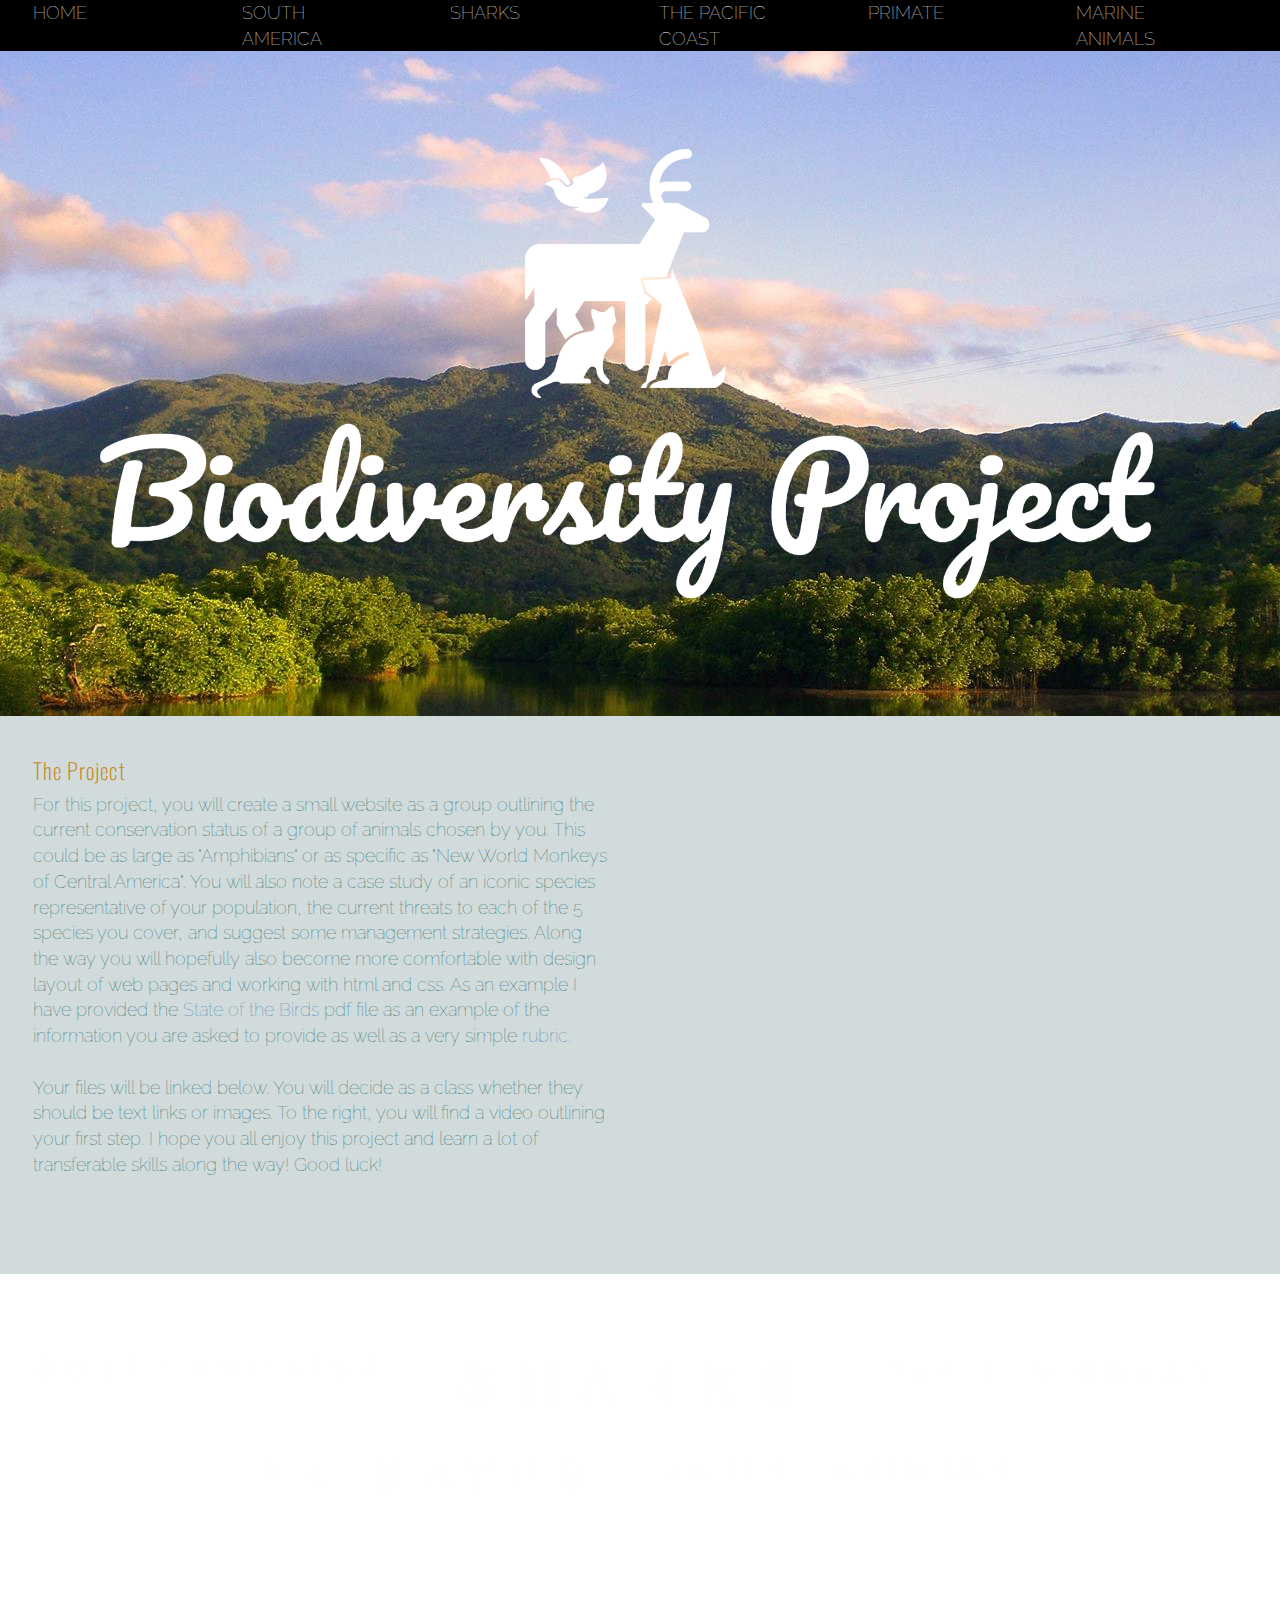
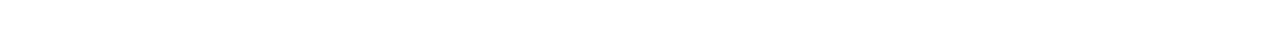
<file: index.html>
<!DOCTYPE html><!--This tells your web browser to interpret this file as html, always add this first-->
<html lang="en"><!--Language is English-->
<head><!--The part of your file that doesn't show up on the computer screen-->
  <meta charset="utf-8"><!--Don't worry about this but add it-->
  <meta http-equiv="X-UA-Compatible" content="IE=edge"><!--Allows it to work on dumb old internet explorer-->
  <meta name="viewport" content="width=device-width, initial-scale=1"><!--This is called a responsive design, that means when you change the width of your viewport(your browser window) the content scales with it instead of being cut off, it makes it visible on phones and smaller computers as well as large screens-->
    <link href="https://fonts.googleapis.com/css?family=Raleway" rel="stylesheet">
    <link href="https://fonts.googleapis.com/css?family=Oswald" rel="stylesheet">
    <link href="https://fonts.googleapis.com/css?family=Lato" rel="stylesheet"><!--These links specify the fonts you want to use. You can go to fonts.google.com to browse available fonts and if you find one you want besides these, I can definitely show you how to import it. It's like copying and pasting that link-->
      <title>Environmental Science Final Project<!--Add your animal group name here--></title><!--This is what shows up on the actual tab. Like where it says "Learning Management System" when you go to schoology.com-->
    <link rel="stylesheet" href="css/bootstrap.min.css">
    <link rel="stylesheet" href="css/main.css"><!--These tell our file to look at those two files listed above to understand how to style our page, if you edit those you can change colors and sizes and fonts and all sorts of things, so that it doesn't look like a word document. You will only be working in main.css and will let bootstrap.min.css do all the hard stuff for you-->

</head><!--End of secret content-->

<body><!--Beginning of Visible Things-->

  <div class="container-fluid"><!--This is the box all of our content will go in, think of laying out your webpage like laying out a grid

<!--Header-->
    <div class="row" style="background-color: black">
      <div class="col-xs-2"><a href="index.html"><h2-2 class="white">HOME</h2-2></a></div>
      <div class="col-xs-2"><a href="JamesJohnCharlotteJosephMarianna.html"><h2-2 class="white">SOUTH  AMERICA</h2-2></a></div>
      <div class="col-xs-2"><a href="AnnaRachel.html"><h2-2 class="white">SHARKS</h2-2></a></div>
      <div class="col-xs-2"><a href="RebeccaJuliaSEPdeGO.html"><h2-2 class="white">THE PACIFIC COAST</h2-2></a></div>
      <div class="col-xs-2"><a href="DavisReidBeau.html"><h2-2 class="white">PRIMATE</h2-2></a></div>
      <div class="col-xs-2"><a href="WesleyEthanCrawford.html"><h2-2 class="white">MARINE ANIMALS</h2-2></a></div>
                            
    </div>
    <!--End Header-->
    
  <!--We will use rows and columns like a child graphing things. A row will go all the way across the page, so it has an assigned width of 100%. There are 12 columns used in most websites and in yours. You can assign a column of content to any number of columns. For instance if you want a block of text to take up the left half of the page, put it in a column that is 6 columns wide because that's half of 12. That column would be called "col-xs-6" because bootstrap labels it that way. Red lines will outline our grid for now and I can show you how to remove them so that you can see what your webpage would actually look like-->
    <div class="row">
      <div class="col-xs-12"><img src="images/logo-white.png" class="img">
      </div>
    </div>

    <div class="row firstblock">
      <div class="col-xs-6"><h1 class="brown">The Project</h1><h2-2 class="navy">For this project, you will create a small website as a group outlining the current conservation status of a group of animals chosen by you. This could be as large as "Amphibians" or as specific as "New World Monkeys of Central America". You will also note a case study of an iconic species representative of your population, the current threats to each of the 5 species you cover, and suggest some management strategies. Along the way you will hopefully also become more comfortable with design layout of web pages and working with html and css. As an example I have provided the <a href="https://drive.google.com/a/westminster.net/file/d/0B8e7Dngz1vUobzk2b1FMR2Fhcjg/view?usp=sharing" target="_blank">State of the Birds</a> pdf file as an example of the information you are asked to provide as well as a very simple<a href="https://docs.google.com/a/westminster.net/document/d/1P9Rdf9z9MOR8nTc-h3bWA9lKcTE0HVolqpbuDLv9SMg/edit?usp=sharing" target="_blank"> rubric</a>.<br><br>Your files will be linked below. You will decide as a class whether they should be text links or images. To the right, you will find a video outlining your first step. I hope you all enjoy this project and learn a lot of transferable skills along the way! Good luck!<br><br></h2-2></div>
      <div class="col-xs-6"><div class="col-xs-6" style="display:block; margin-top: 20%; margin-bottom: 20%;"><iframe width="560" height="315" src="https://www.youtube.com/embed/EfCd6vx7X7M" frameborder="0" allowfullscreen></iframe></div></div>
    </div>

    <div class="row"><div class="col-xs-12"><br><br></div></div>

    <div class="row">
      <div class="col-xs-4"><a href="JamesJohnCharlotteJosephMarianna.html"><img src="images/southamerica.png" class="img"></a></div>
      <div class="col-xs-4"><a href="AnnaRachel.html"><img src="images/sharks.png" class="img"></a></div>
      <div class="col-xs-4"><a href="RebeccaJuliaSEPdeGO.html"><img src="images/pacificcoast1.png" class="img"></a></div>
    </div>
    
    <div class="row">
      <div class="col-xs-2"></div>
      <div class="col-xs-4"><a href="DavisReidBeau.html"><img src="images/primates1.png" class="img"></a></div>
      <div class="col-xs-4"><a href="WesleyEthanCrawford.html"><img src="images/marineanimals.png" class="img"></a></div>
      <div class="col-xs-2"></div>
    </div>

    <div class="row">
      <div class="col-xs-12" style="text-align: center;">
        <h2-2 class="white">Please Email Me with Any Questions<br>Include Screenshots of Any Code You Might Need Help With<br>ChadSavage@Westminster.net<br><br></h2-2>
      </div>
    </div>

  </div>
</body>
</html>
</file>
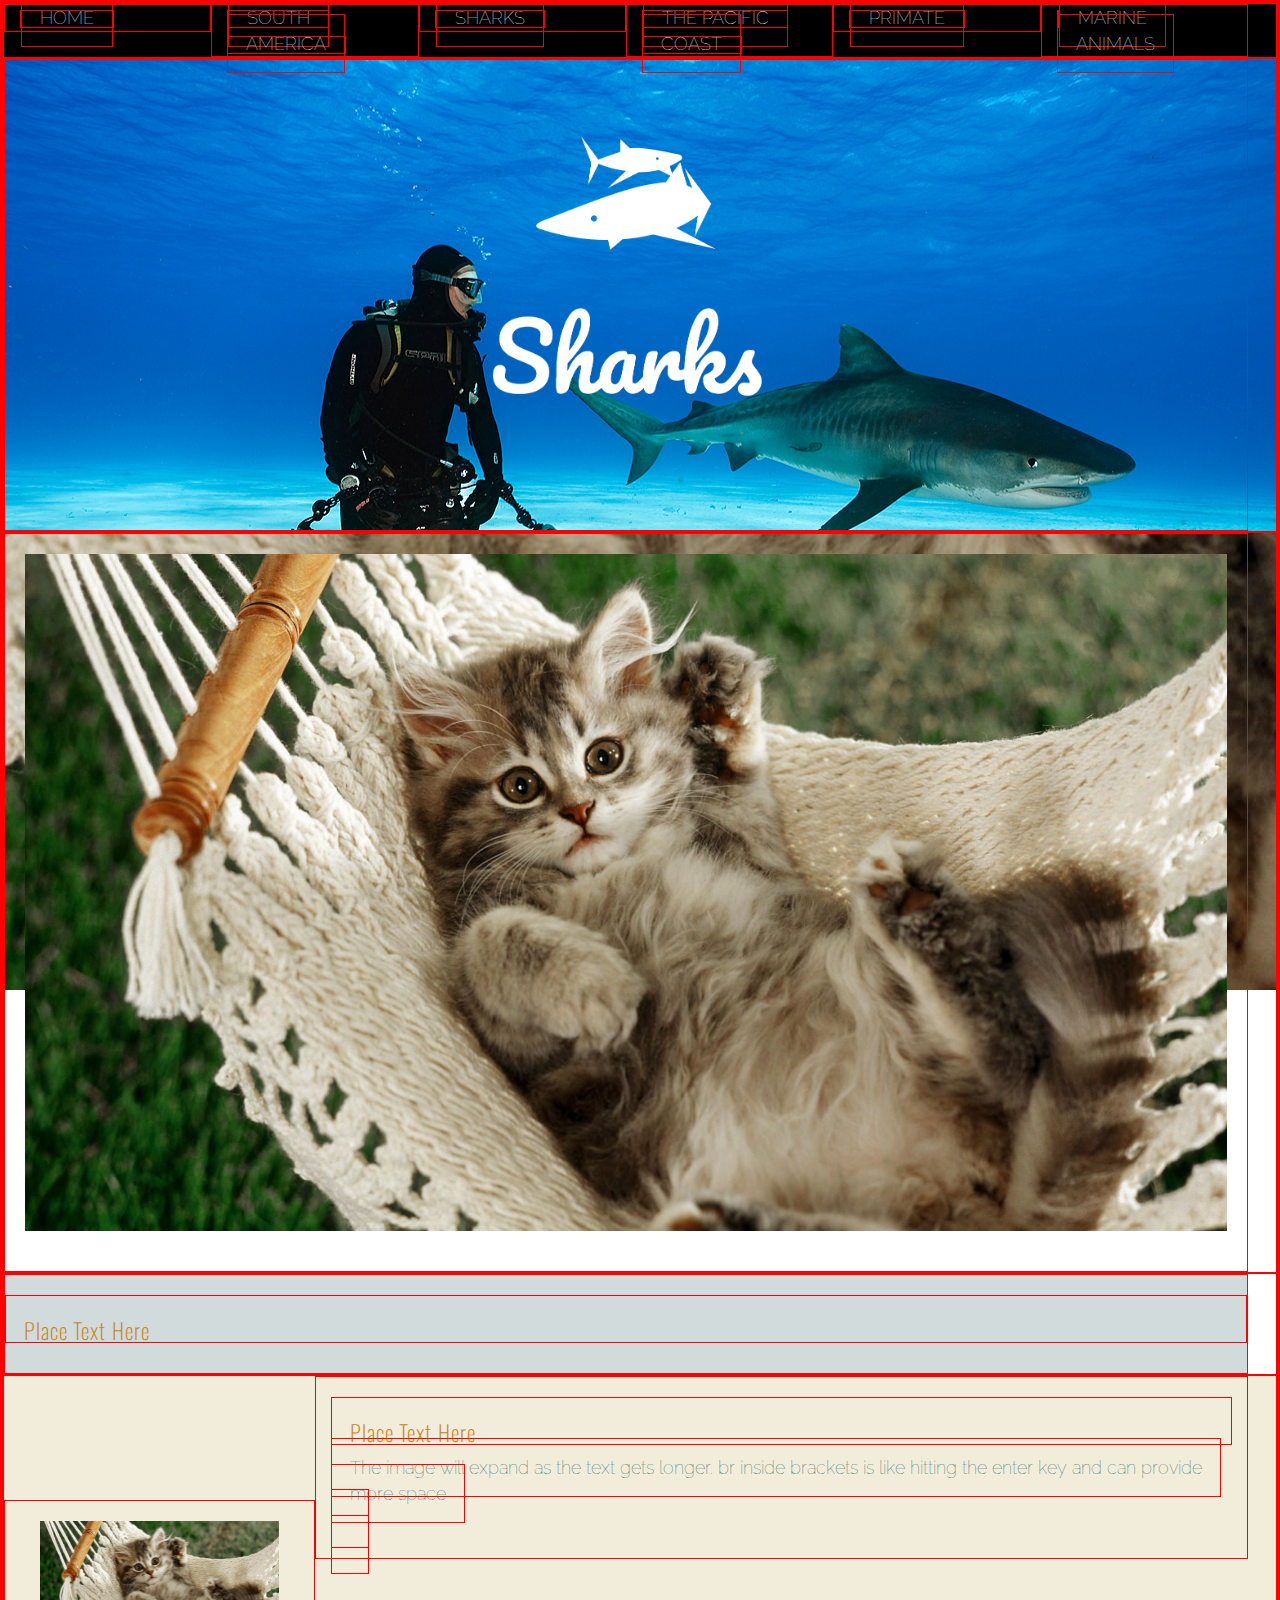
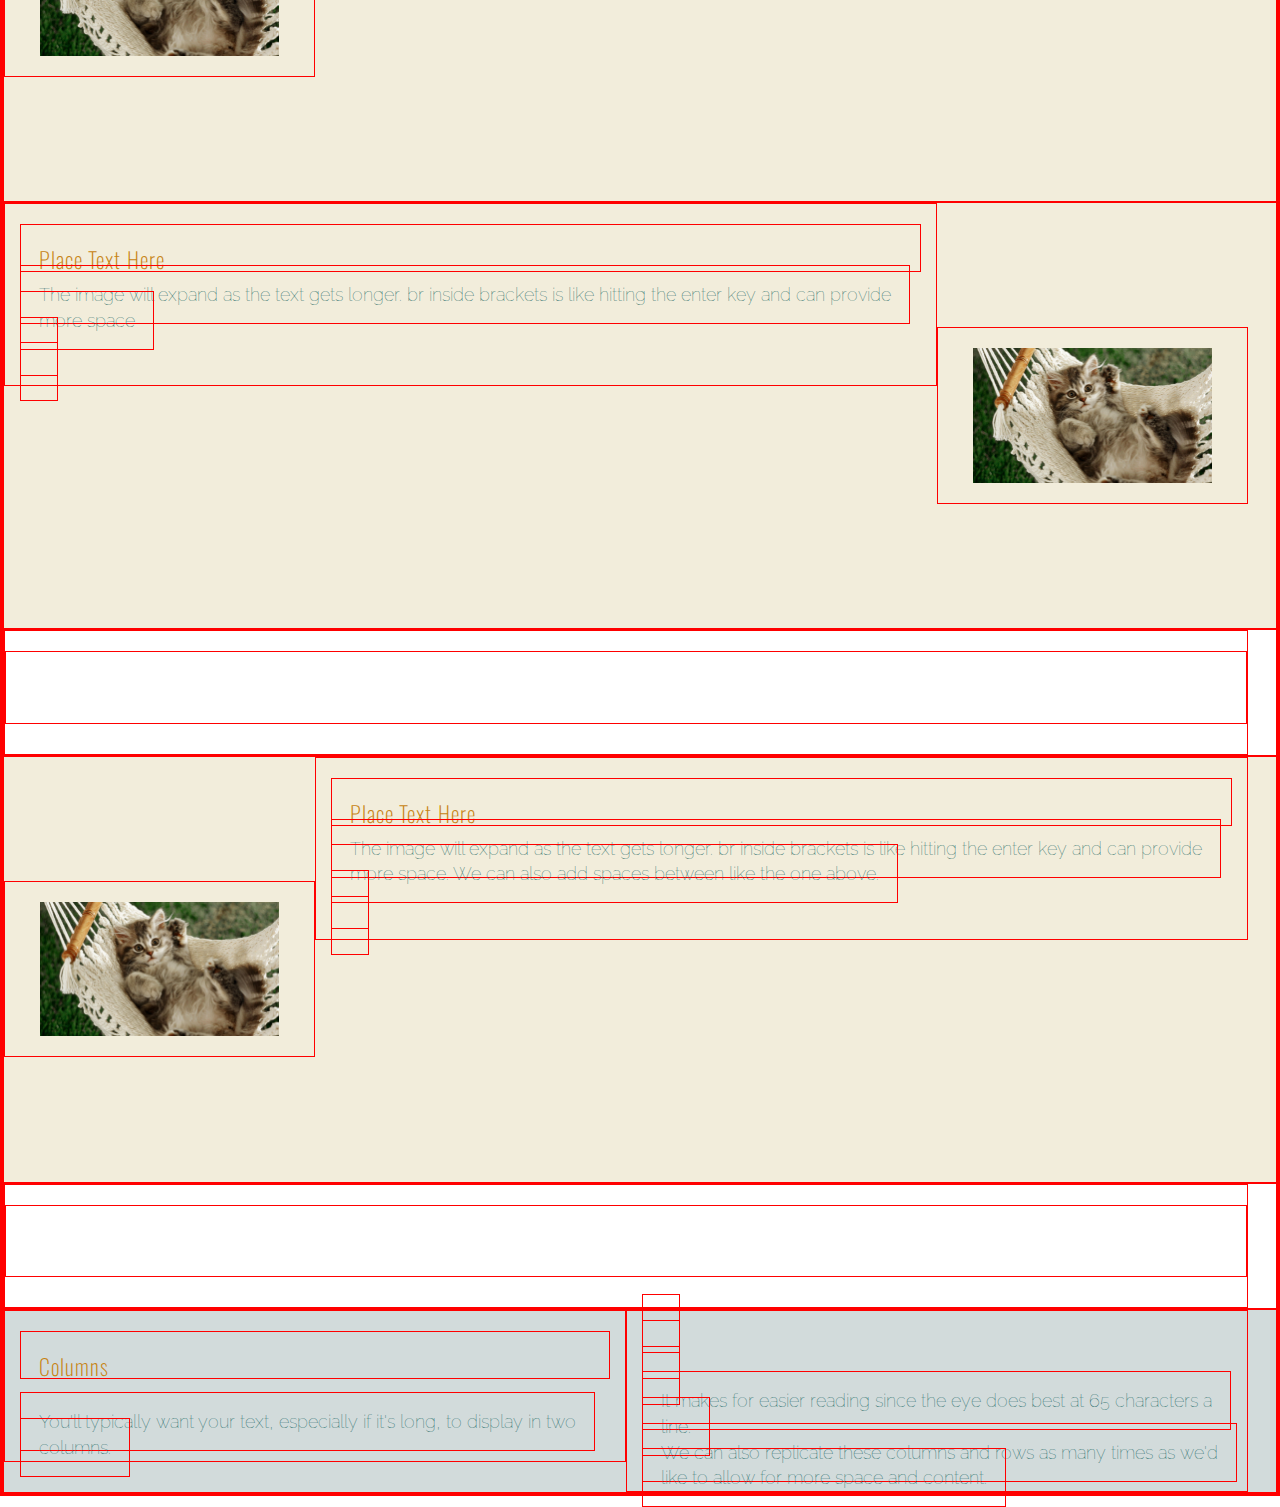
<file: AnnaRachel.html>
<!DOCTYPE html><!--This tells your web browser to interpret this file as html, always add this first-->
<html lang="en"><!--Language is English-->
<head><!--The part of your file that doesn't show up on the computer screen-->
  <meta charset="utf-8"><!--Don't worry about this but add it-->
  <meta http-equiv="X-UA-Compatible" content="IE=edge"><!--Allows it to work on dumb old internet explorer-->
  <meta name="viewport" content="width=device-width, initial-scale=1"><!--This is called a responsive design, that means when you change the width of your viewport(your browser window) the content scales with it instead of being cut off, it makes it visible on phones and smaller computers as well as large screens-->
    <link href="https://fonts.googleapis.com/css?family=Raleway" rel="stylesheet">
    <link href="https://fonts.googleapis.com/css?family=Oswald" rel="stylesheet">
    <link href="https://fonts.googleapis.com/css?family=Lato" rel="stylesheet"><!--These links specify the fonts you want to use. You can go to fonts.google.com to browse available fonts and if you find one you want besides these, I can definitely show you how to import it. It's like copying and pasting that link-->
      <title>Anna and Rachel: <!--Add your animal group name here--></title><!--This is what shows up on the actual tab. Like where it says "Learning Management System" when you go to schoology.com-->
    <link rel="stylesheet" href="css/bootstrap.min.css">
    <link rel="stylesheet" href="css/AnnaRachel.css"><!--These tell our file to look at those two files listed above to understand how to style our page, if you edit those you can change colors and sizes and fonts and all sorts of things, so that it doesn't look like a word document. You will only be working in main.css and will let bootstrap.min.css do all the hard stuff for you-->

</head><!--End of secret content-->

<body><!--Beginning of Visible Things-->

  <div class="container-fluid"><!--This is the box all of our content will go in, think of laying out your webpage like laying out a grid
<!--Header-->
    <div class="row" style="background-color: black">
      <div class="col-xs-2"><a href="index.html"><h2-2 class="white">HOME</h2-2></a></div>
      <div class="col-xs-2"><a href="JamesJohnCharlotteJosephMarianna.html"><h2-2 class="white">SOUTH  AMERICA</h2-2></a></div>
      <div class="col-xs-2"><a href="AnnaRachel.html"><h2-2 class="white">SHARKS</h2-2></a></div>
      <div class="col-xs-2"><a href="RebeccaJuliaSEPdeGO.html"><h2-2 class="white">THE PACIFIC COAST</h2-2></a></div>
      <div class="col-xs-2"><a href="DavisReidBeau.html"><h2-2 class="white">PRIMATE</h2-2></a></div>
      <div class="col-xs-2"><a href="WesleyEthanCrawford.html"></a><h2-2 class="white">MARINE ANIMALS</h2-2></div>
                            
    </div>
    <!--End Header--><!--
  We will use rows and columns like a child graphing things. A row will go all the way across the page, so it has an assigned width of 100%. There are 12 columns used in most websites and in yours. You can assign a column of content to any number of columns. For instance if you want a block of text to take up the left half of the page, put it in a column that is 6 columns wide because that's half of 12. That column would be called "col-xs-6" because bootstrap labels it that way. Red lines will outline our grid for now and I can show you how to remove them so that you can see what your webpage would actually look like-->

    <!--Title-->
    <div class="row">
      <div class="col-xs-12"><img src="images/AnnaRachelLogo.png" class="img" style="max-height: 450px; display: block; margin: auto;">
      </div>
    </div>

    <!--Image, if you want this to fill up the whole background let me know we will remove the image below. I can show you how to replace either cat picture and we'll delete the other-->
    <div class="row thirdblock">
      <div class="col-xs-12"><img src="images/placeholder.jpg" class="img"></div>
    </div>

    <!--Text: we can change background color, background picture, and fonts as you like-->
    <div class="row">
      <div class="col-xs-12 firstblock"><h1 class="brown">Place Text Here</h1></div>
    </div>

    <!--We can resize this to 1/3 and 2/3 if you think the picture is too small-->
    <div class="row secondblock">
      <div class="col-xs-3" style="display: inline-block; margin-top: 10%; margin-bottom: 10%;"><img src="images/placeholder.jpg" class="img"></div>
      <div class="col-xs-9"><h1 class="brown">Place Text Here</h1><h2-2 class="navy">The image will expand as the text gets longer. br inside brackets is like hitting the enter key and can provide more space<br><br><br></div>
    </div>

    <div class="row secondblock">
      <div class="col-xs-9"><h1 class="brown">Place Text Here</h1><h2-2 class="navy">The image will expand as the text gets longer. br inside brackets is like hitting the enter key and can provide more space<br><br><br></div><div class="col-xs-3" style="display: inline-block; margin-top: 10%; margin-bottom: 10%;"><img src="images/placeholder.jpg" class="img"></div>
    </div>

    <div class="row">
      <div class="col-xs-12"><h1><br><br></h1></div>
    </div>

    <div class="row secondblock">
      <div class="col-xs-3" style="display: inline-block; margin-top: 10%; margin-bottom: 10%;"><img src="images/placeholder.jpg" class="img"></div>
      <div class="col-xs-9"><h1 class="brown">Place Text Here</h1><h2-2 class="navy">The image will expand as the text gets longer. br inside brackets is like hitting the enter key and can provide more space. We can also add spaces between like the one above.<br><br><br></div>
    </div>

    <div class="row">
      <div class="col-xs-12"><h1><br><br></h1></div>
    </div>

    <div class="row firstblock">
      <div class="col-xs-6"><h1 class="brown">Columns</h1><br><h2-2 class="navy">You'll typically want your text, especially if it's long, to display in two columns.</h2-2></div>
      <div class="col-xs-6"><h2-2 class="navy"><br><br><br>It makes for easier reading since the eye does best at 65 characters a line.<br>We can also replicate these columns and rows as many times as we'd like to allow for more space and content.</h2-2></div>
    </div>


  </div>
</body>
</html>
</file>
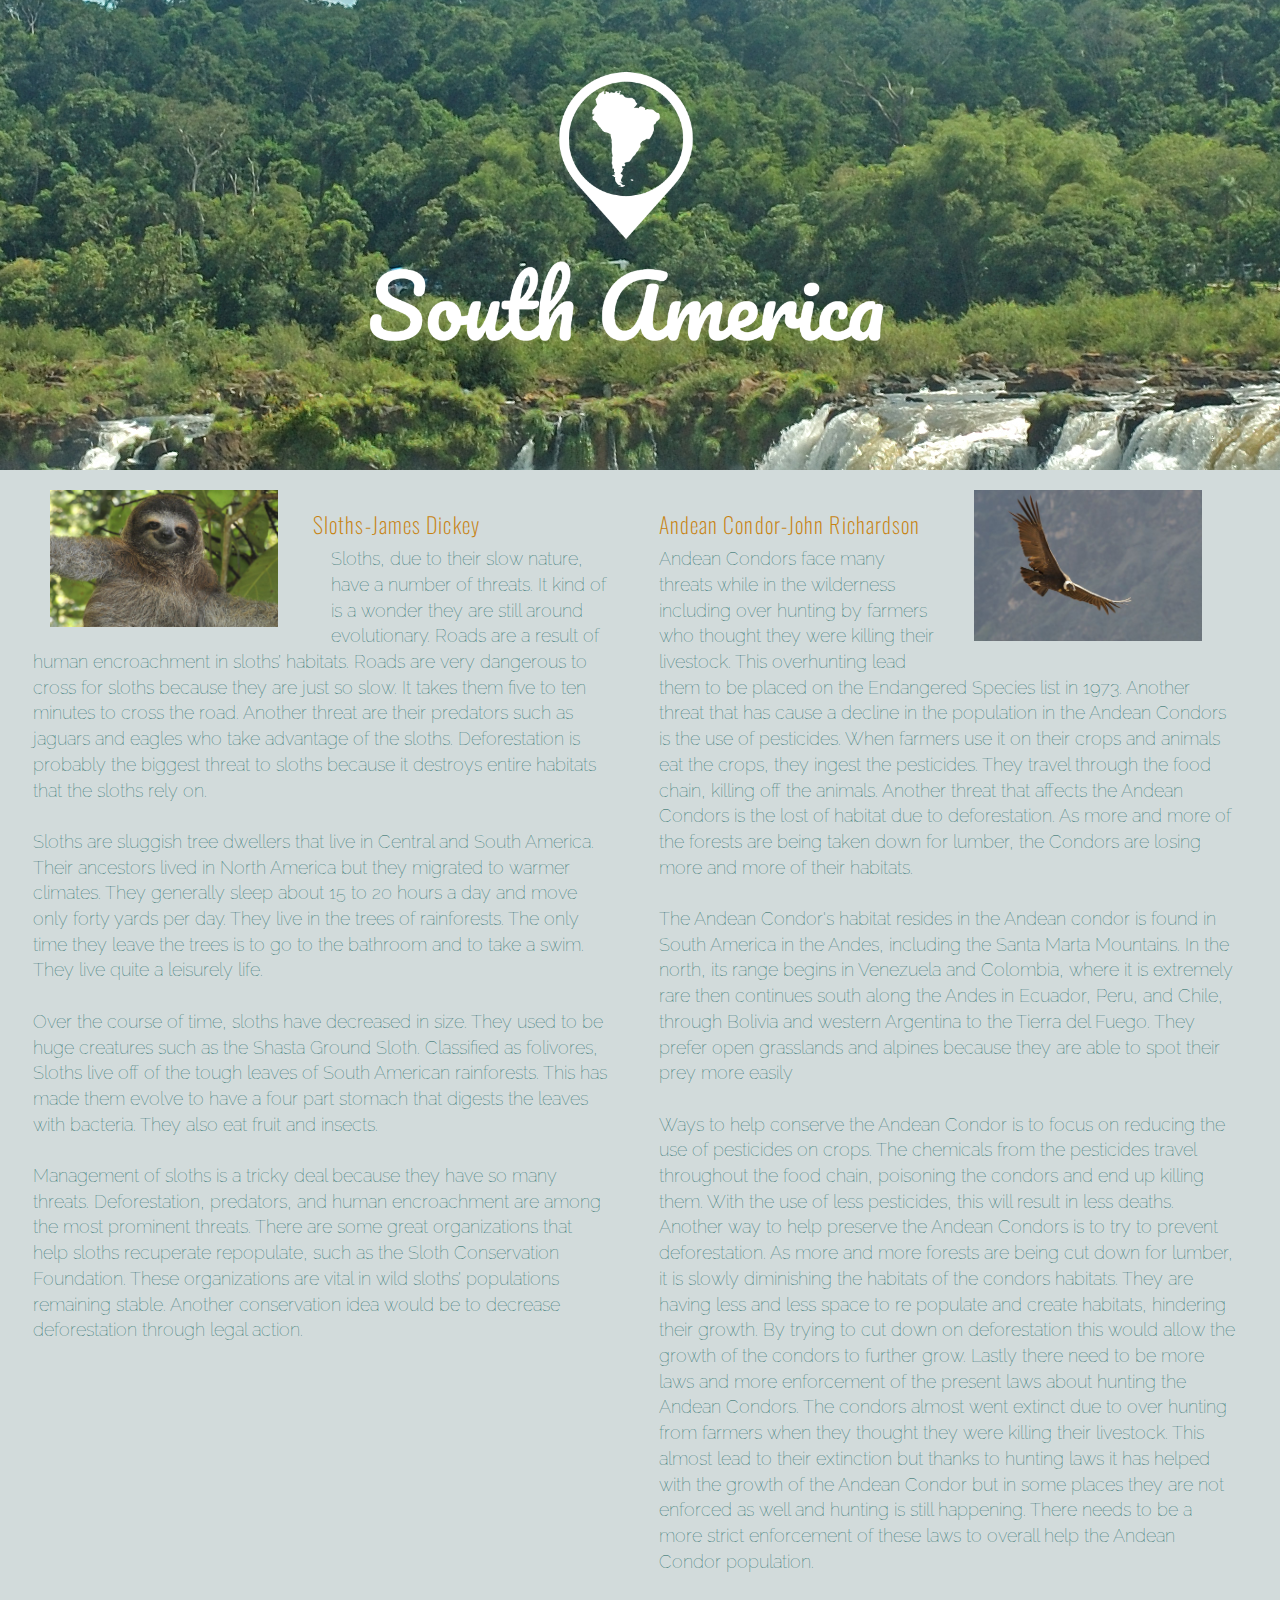
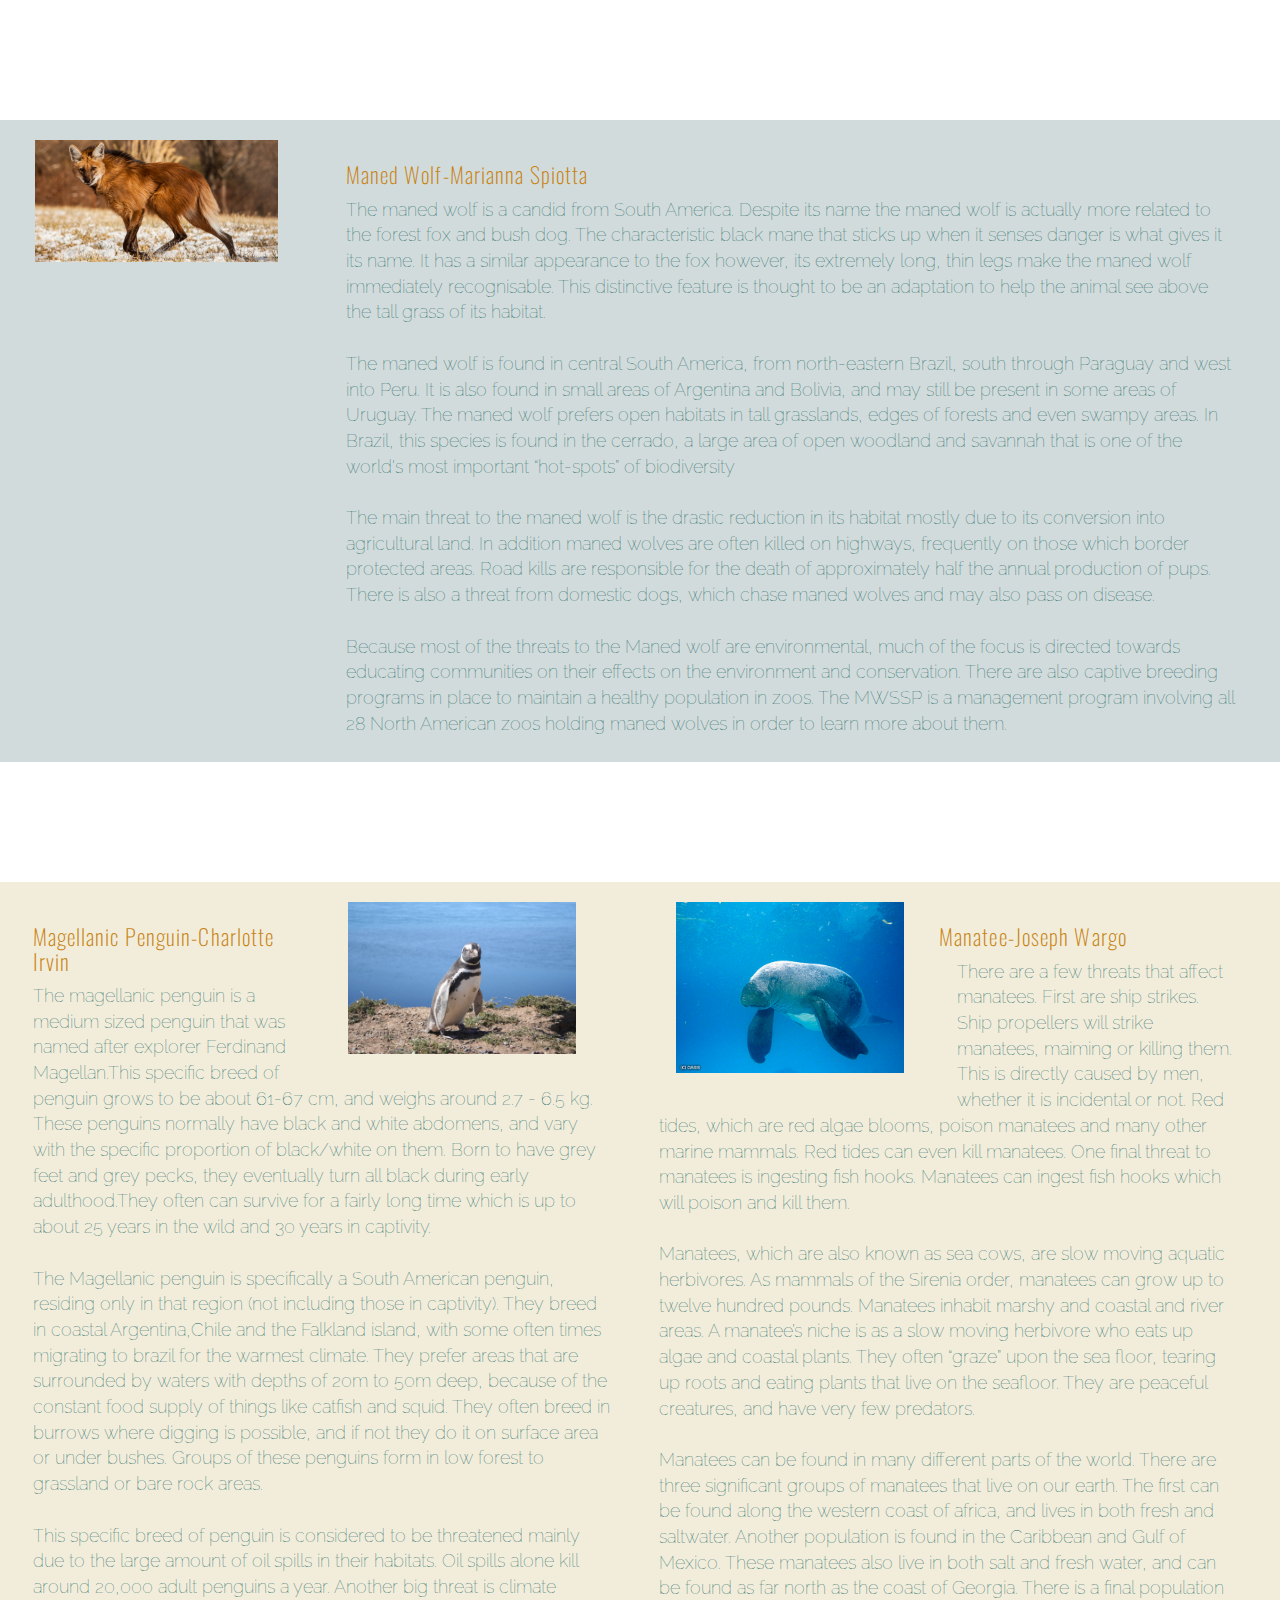
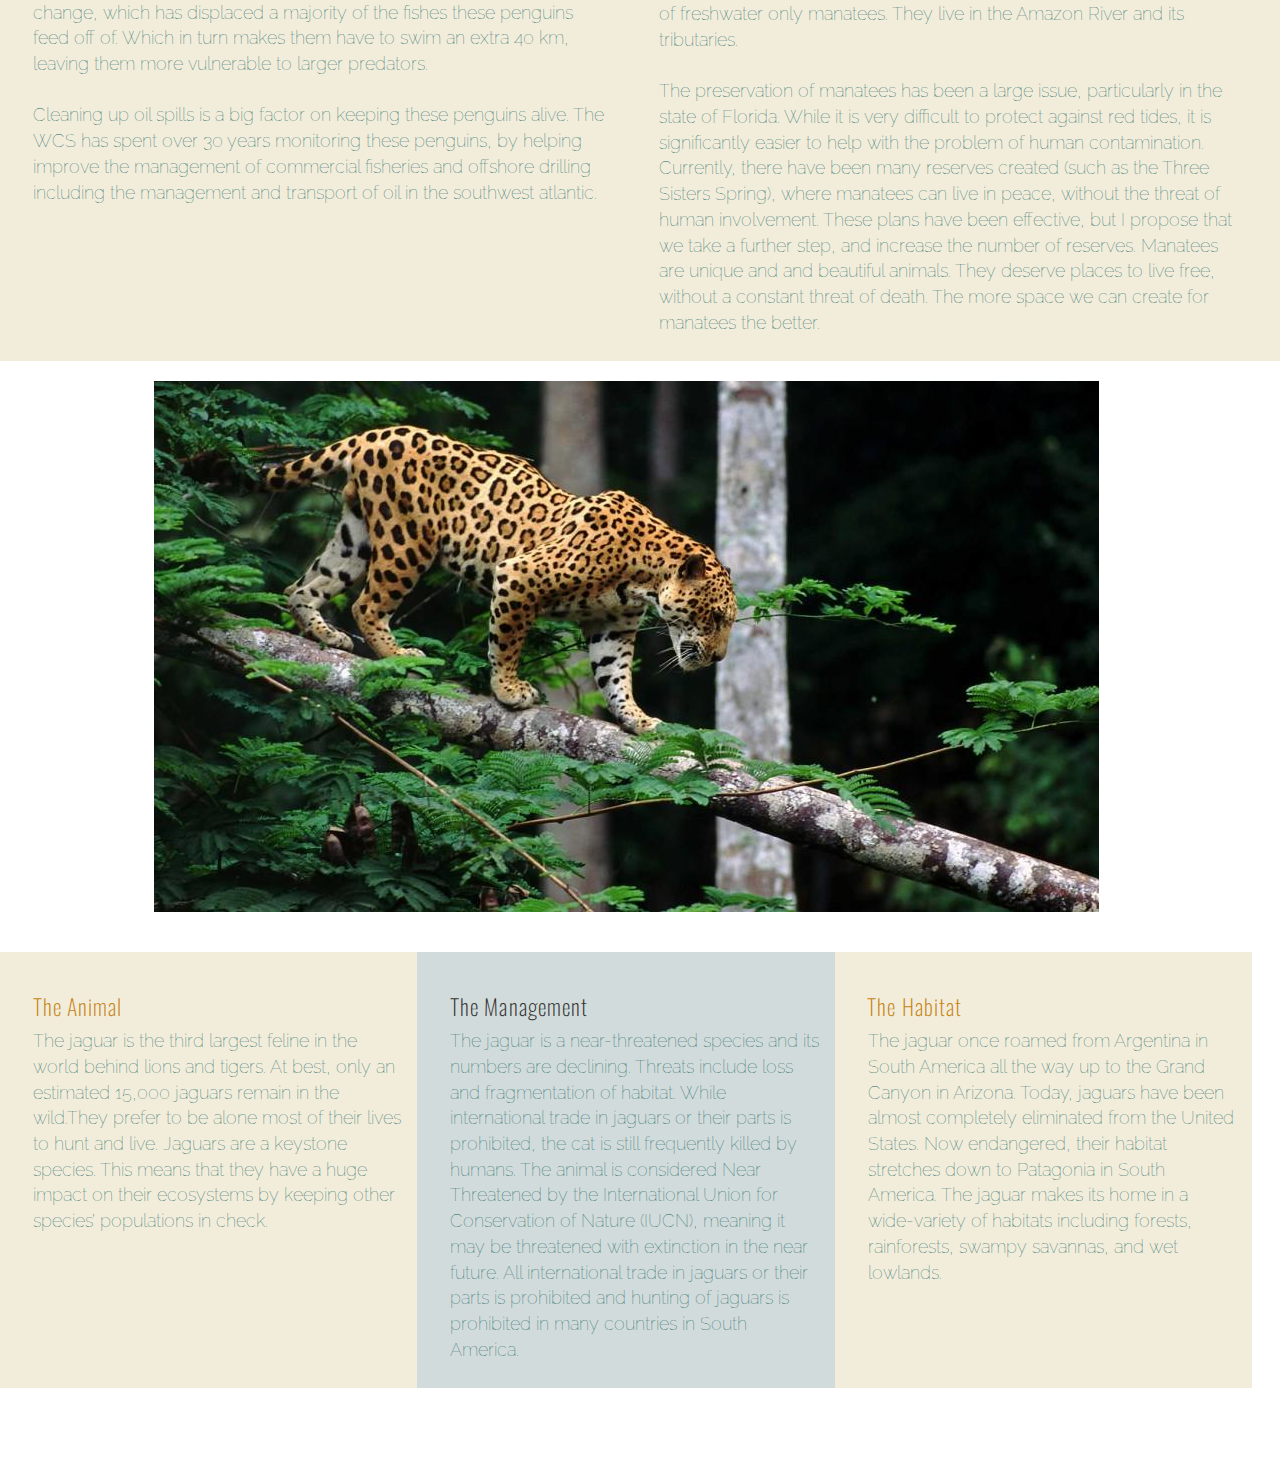
<file: JamesJohnCharlotteJosephMarianna.html>
<!DOCTYPE html><!--This tells your web browser to interpret this file as html, always add this first-->
<html lang="en"><!--Language is English-->
<head><!--The part of your file that doesn't show up on the computer screen-->
  <meta charset="utf-8"><!--Don't worry about this but add it-->
  <meta http-equiv="X-UA-Compatible" content="IE=edge"><!--Allows it to work on dumb old internet explorer-->
  <meta name="viewport" content="width=device-width, initial-scale=1"><!--This is called a responsive design, that means when you change the width of your viewport(your browser window) the content scales with it instead of being cut off, it makes it visible on phones and smaller computers as well as large screens-->
    <link href="https://fonts.googleapis.com/css?family=Raleway" rel="stylesheet">
    <link href="https://fonts.googleapis.com/css?family=Oswald" rel="stylesheet">
    <link href="https://fonts.googleapis.com/css?family=Lato" rel="stylesheet"><!--These links specify the fonts you want to use. You can go to fonts.google.com to browse available fonts and if you find one you want besides these, I can definitely show you how to import it. It's like copying and pasting that link-->
      <title>South American Animals<!--Add your animal group name here--></title><!--This is what shows up on the actual tab. Like where it says "Learning Management System" when you go to schoology.com-->
    <link rel="stylesheet" href="css/bootstrap.min.css">
    <link rel="stylesheet" href="css/BackLeftTable.css"><!--These tell our file to look at those two files listed above to understand how to style our page, if you edit those you can change colors and sizes and fonts and all sorts of things, so that it doesn't look like a word document. You will only be working in main.css and will let bootstrap.min.css do all the hard stuff for you-->

</head><!--End of secret content-->

<body><!--Beginning of Visible Things-->

  <div class="container-fluid"><!--This is the box all of our content will go in, think of laying out your webpage like laying out a grid

  We will use rows and columns like a child graphing things. A row will go all the way across the page, so it has an assigned width of 100%. There are 12 columns used in most websites and in yours. You can assign a column of content to any number of columns. For instance if you want a block of text to take up the left half of the page, put it in a column that is 6 columns wide because that's half of 12. That column would be called "col-xs-6" because bootstrap labels it that way. Red lines will outline our grid for now and I can show you how to remove them so that you can see what your webpage would actually look like-->
    <div class="row">
      <div class="col-xs-12"><img src="images/JamesJohnCharlotteJosephMariannaLogo.png" class="img" style="max-height: 450px; display: block; margin: auto;">
      </div>
    </div>

    <div class="row firstblock">
      <div class="col-xs-6">
        <div class="col-xs-6"><img src="images/sloth.jpg" class="img"></div>
      <h1 class="brown">Sloths-James Dickey</h1><h2-2 class="navy">Sloths, due to their slow nature, have a number of threats. It kind of is a wonder they are still around evolutionary. Roads are a result of human encroachment in sloths’ habitats. Roads are very dangerous to cross for sloths because they are just so slow. It takes them five to ten minutes to cross the road. Another threat are their predators such as jaguars and eagles who take advantage of the sloths. Deforestation is probably the biggest threat to sloths because it destroys entire habitats that the sloths rely on. <br> <br>

      Sloths are sluggish tree dwellers that live in Central and South America. Their ancestors lived in North America but they migrated to warmer climates. They generally sleep about 15 to 20 hours a day and move only forty yards per day. They live in the trees of rainforests. The only time they leave the trees is to go to the bathroom and to take a swim. They live quite a leisurely life. <br> <br>

      Over the course of time, sloths have decreased in size. They used to be huge creatures such as the Shasta Ground Sloth. Classified as folivores, Sloths live off of the tough leaves of South American rainforests. This has made them evolve to have a four part stomach that digests the leaves with bacteria. They also eat fruit and insects.  <br><br>

	Management of sloths is a tricky deal because they have so many threats. Deforestation, predators, and human encroachment are among the most prominent threats. There are some great organizations that help sloths recuperate repopulate, such as the Sloth Conservation Foundation. These organizations are vital in wild sloths’ populations remaining stable. Another conservation idea would be to decrease deforestation through legal action. <br><br>

      </h2-2></div>

      <div class="col-xs-6">
        <div class="col-xs-6" style="float: right;"">
          <img src="images/condor.jpg" class="img">
        </div>
        <h1 class="brown">Andean Condor-John Richardson</h1><h2-2 class="navy">Andean Condors face many threats while in the wilderness including over hunting by farmers who thought they were killing their livestock. This overhunting lead them to be placed on the Endangered Species list in 1973. Another threat that has cause a decline in the population in the Andean Condors is the use of pesticides. When farmers use it on their crops and animals eat the crops, they ingest the pesticides. They travel through the food chain, killing off the animals. Another threat that affects the Andean Condors is the lost of habitat due to deforestation. As more and more of the forests are being taken down for lumber, the Condors are losing more and more of their habitats. <br> <br>

        The Andean Condor's habitat resides in the Andean condor is found in South America in the Andes, including the Santa Marta Mountains. In the north, its range begins in Venezuela and Colombia, where it is extremely rare then continues south along the Andes in Ecuador, Peru, and Chile, through Bolivia and western Argentina to the Tierra del Fuego. They prefer open grasslands and alpines because they are able to spot their prey more easily <br> <br>

        Ways to help conserve the Andean Condor is to focus on reducing the use of pesticides on crops. The chemicals from the pesticides travel throughout the food chain, poisoning the condors and end up killing them. With the use of less pesticides, this will result in less deaths. Another way to help preserve the Andean Condors is to try to prevent deforestation. As more and more forests are being cut down for lumber, it is slowly diminishing the habitats of the condors habitats. They are having less and less space to re populate and create habitats, hindering their growth. By trying to cut down on deforestation this would allow the growth of the condors to further grow. Lastly there need to be more laws and more enforcement of the present laws about hunting the Andean Condors. The condors almost went extinct due to over hunting from farmers when they thought they were killing their livestock. This almost lead to their extinction but thanks to hunting laws it has helped with the growth of the Andean Condor but in some places they are not enforced as well and hunting is still happening. There needs to be a more strict enforcement of these laws to overall help the Andean Condor population.
<br><br>

        </h2-2>
      </div>
      </div>

      <div class="row ">
        <div class="col-xs-12"><h1><br><br></h1>
        </div>
      </div>

      <div class="row firstblock">
      	<div class="col-xs-3"><img src="images/wolf.jpg" class="img"></div>
      	<div class="col-xs-9"><h1 class="brown">Maned Wolf-Marianna Spiotta</h1><h2-2 class="navy">The maned wolf is a candid from South America. Despite its name the maned wolf is actually more related to the forest fox and bush dog. The characteristic black mane that sticks up when it senses danger is what gives it its name. It has a similar appearance to the fox however, its extremely long, thin legs make the maned wolf immediately recognisable. This distinctive feature is thought to be an adaptation to help the animal see above the tall grass of its habitat. <br> <br>

        The maned wolf is found in central South America, from north-eastern Brazil, south through Paraguay and west into Peru. It is also found in small areas of Argentina and Bolivia, and may still be present in some areas of Uruguay. The maned wolf prefers open habitats in tall grasslands, edges of forests and even swampy areas. In Brazil, this species is found in the cerrado, a large area of open woodland and savannah that is one of the world's most important “hot-spots” of biodiversity <br> <br>

        The main threat to the maned wolf is the drastic reduction in its habitat mostly due to its conversion into agricultural land. In addition maned wolves are often killed on highways, frequently on those which border protected areas. Road kills are responsible for the death of approximately half the annual production of pups. There is also a threat from domestic dogs, which chase maned wolves and may also pass on disease.<br><br>

		Because most of the threats to the Maned wolf are environmental, much of the focus is directed towards educating communities on their effects on the environment and conservation. There are also captive breeding programs in place to maintain a healthy population in zoos. The MWSSP is a management program involving all 28 North American zoos holding maned wolves in order to learn more about them. <br><br>

        </h2-2></div>
      </div>

          <div class="row ">
        <div class="col-xs-12"><h1><br><br></h1>
        </div>
      </div>

    <div class="row secondblock">
       <div class="col-xs-6">
        <div class="col-xs-6" style="float: right;"">
          <img src="images/penguin.jpg" class="img">
        </div>
        <h1 class="brown">Magellanic Penguin-Charlotte Irvin</h1><h2-2 class="navy">The magellanic penguin is a medium sized penguin that was named after explorer Ferdinand Magellan.This specific breed of penguin grows to be about 61-67 cm, and weighs around 2.7 - 6.5 kg. These penguins normally have black and white abdomens, and vary with the specific proportion of black/white on them. Born to have grey feet and grey pecks, they eventually turn all black during early adulthood.They often can survive for a fairly long time which is up to about 25 years in the wild and 30 years in captivity. <br><br>

        The Magellanic penguin is specifically a South American penguin, residing only in that region (not including those in captivity). They breed in coastal Argentina,Chile and the Falkland island, with some often times migrating to brazil for the warmest climate. They prefer areas that are surrounded by waters with depths of 20m to 50m deep, because of the constant food supply of things like catfish and squid. They often breed in burrows where digging is possible, and if not they do it on surface area or under bushes. Groups of these penguins form in low forest to grassland or bare rock areas. <br><br>

        This specific breed of penguin is considered to be threatened mainly due to the large amount of oil spills in their habitats. Oil spills alone kill around 20,000 adult penguins a year.  Another big threat is climate change, which has displaced a majority of the fishes these penguins feed off of. Which in turn makes them have to swim an extra 40 km, leaving them more vulnerable to larger predators.  <br><br>

		Cleaning up oil spills is a big factor on keeping these penguins alive. The WCS has spent over 30 years monitoring these penguins, by helping improve the management of commercial fisheries and offshore drilling including the management and transport of oil in the southwest atlantic.   <br><br>
        </h2-2>
      </div>
      <div class="col-xs-6">
        <div class="col-xs-6"><img src="images/manatee.jpg" class="img"></div>
      <h1 class="brown">Manatee-Joseph Wargo</h1><h2-2 class="navy">There are a few threats that affect manatees. First are ship strikes. Ship propellers will strike manatees, maiming or killing them. This is directly caused by men, whether it is incidental or not. Red tides, which are red algae blooms, poison manatees and many other marine mammals. Red tides can even kill manatees. One final threat to manatees is ingesting fish hooks. Manatees can ingest fish hooks which will poison and kill them. <br> <br>

      Manatees, which are also known as sea cows, are slow moving aquatic herbivores. As mammals of the Sirenia order, manatees can grow up to twelve hundred pounds. Manatees inhabit marshy and coastal and river areas. A manatee’s niche is as a slow moving herbivore who eats up algae and coastal plants. They often “graze” upon the sea floor, tearing up roots and eating plants that live on the seafloor. They are peaceful creatures, and have very few predators. <br> <br>

      Manatees can be found in many different parts of the world. There are three significant groups of manatees that live on our earth. The first can be found along the western coast of africa, and lives in both fresh and saltwater. Another population is found in the Caribbean and Gulf of Mexico. These manatees also live in both salt and fresh water, and can be found as far north as the coast of Georgia. There is a final population of freshwater only manatees. They live in the Amazon River and its tributaries.<br><br>

	The preservation of manatees has been a large issue, particularly in the state of Florida. While it is very difficult to protect against red tides, it is significantly easier to help with the problem of human contamination. Currently, there have been many reserves created (such as the Three Sisters Spring), where manatees can live in peace, without the threat of human involvement. These plans have been effective, but I propose that we take a further step, and increase the number of reserves. Manatees are unique and and beautiful animals. They deserve places to live free, without a constant threat of death. The more space we can create for manatees the better.<br><br>

      </h2-2></div>
    </div>

    <div class="row">
      <div class="col-xs-12"><img src="images/jaguar.jpg" class="img" style="display: block; align-content: center; margin: auto;"></div>
    </div>
    <div class="row">
      <div class="col-xs-4 secondblock"><h1 class="brown">The Animal</h1><h2-2 class="navy">The jaguar is the third largest feline in the world behind lions and tigers. At best, only an estimated 15,000 jaguars remain in the wild.They prefer to be alone most of their lives to hunt and live. Jaguars are a keystone species. This means that they have a huge impact on their ecosystems by keeping other species’ populations in check. <br><br><br><br><br><br><br>
</h2-2></div>
      <div class="col-xs-4 firstblock"><h1 clas="brown">The Management</h1><h2-2 class="navy">The jaguar is a near-threatened species and its numbers are declining. Threats include loss and fragmentation of habitat. While international trade in jaguars or their parts is prohibited, the cat is still frequently killed by humans. The animal is considered Near Threatened by the International Union for Conservation of Nature (IUCN), meaning it may be threatened with extinction in the near future. All international trade in jaguars or their parts is prohibited and hunting of jaguars is prohibited in many countries in South America.<br><br>
</h2-2></div>
      <div class="col-xs-4 secondblock"><h1 class="brown">The Habitat</h1><h2-2 class="navy">The jaguar once roamed from Argentina in South America all the way up to the Grand Canyon in Arizona. Today, jaguars have been almost completely eliminated from the United States. Now endangered, their habitat stretches down to Patagonia in South America. The jaguar makes its home in a wide-variety of habitats including forests, rainforests, swampy savannas, and wet lowlands. <br><br><br><br><br>
</h2-2></div>

    </div>

    <div class="row"><br><br><br><br></div>

  </div>
</body>
</html>
</file>
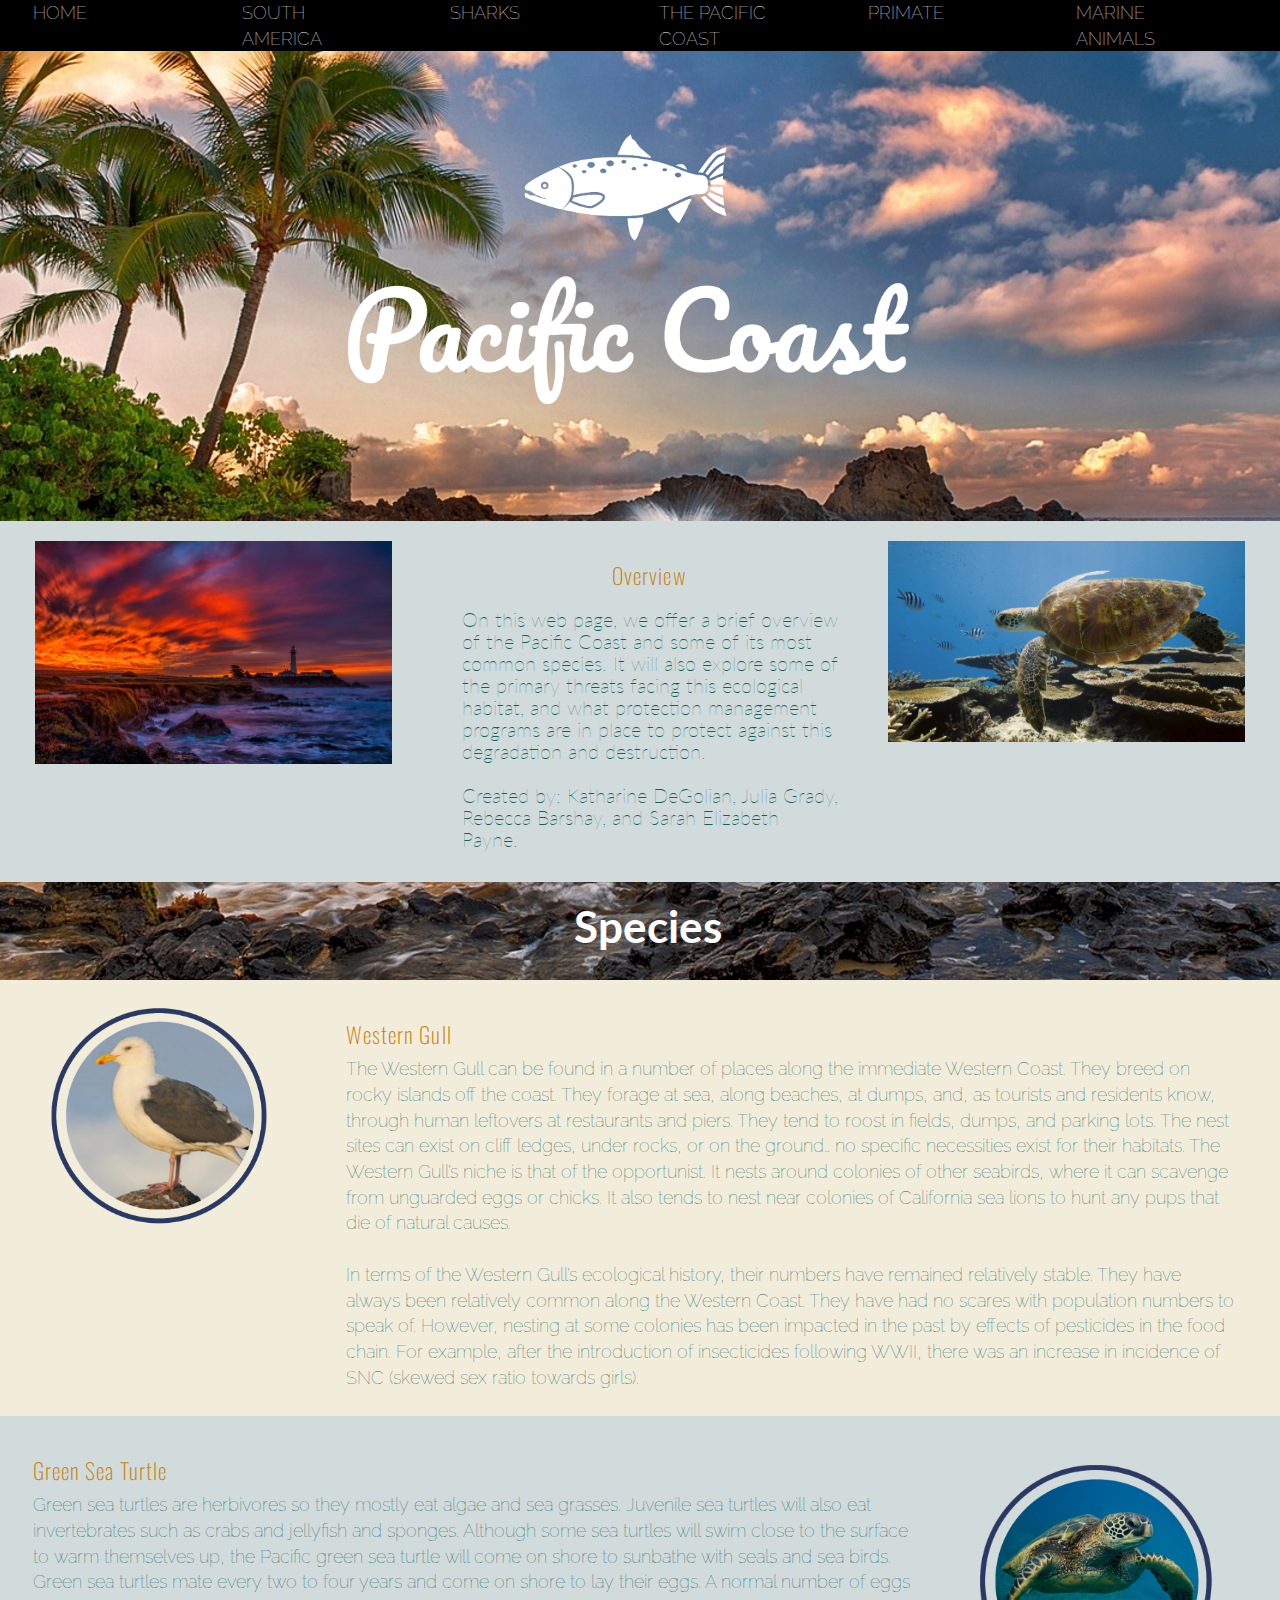
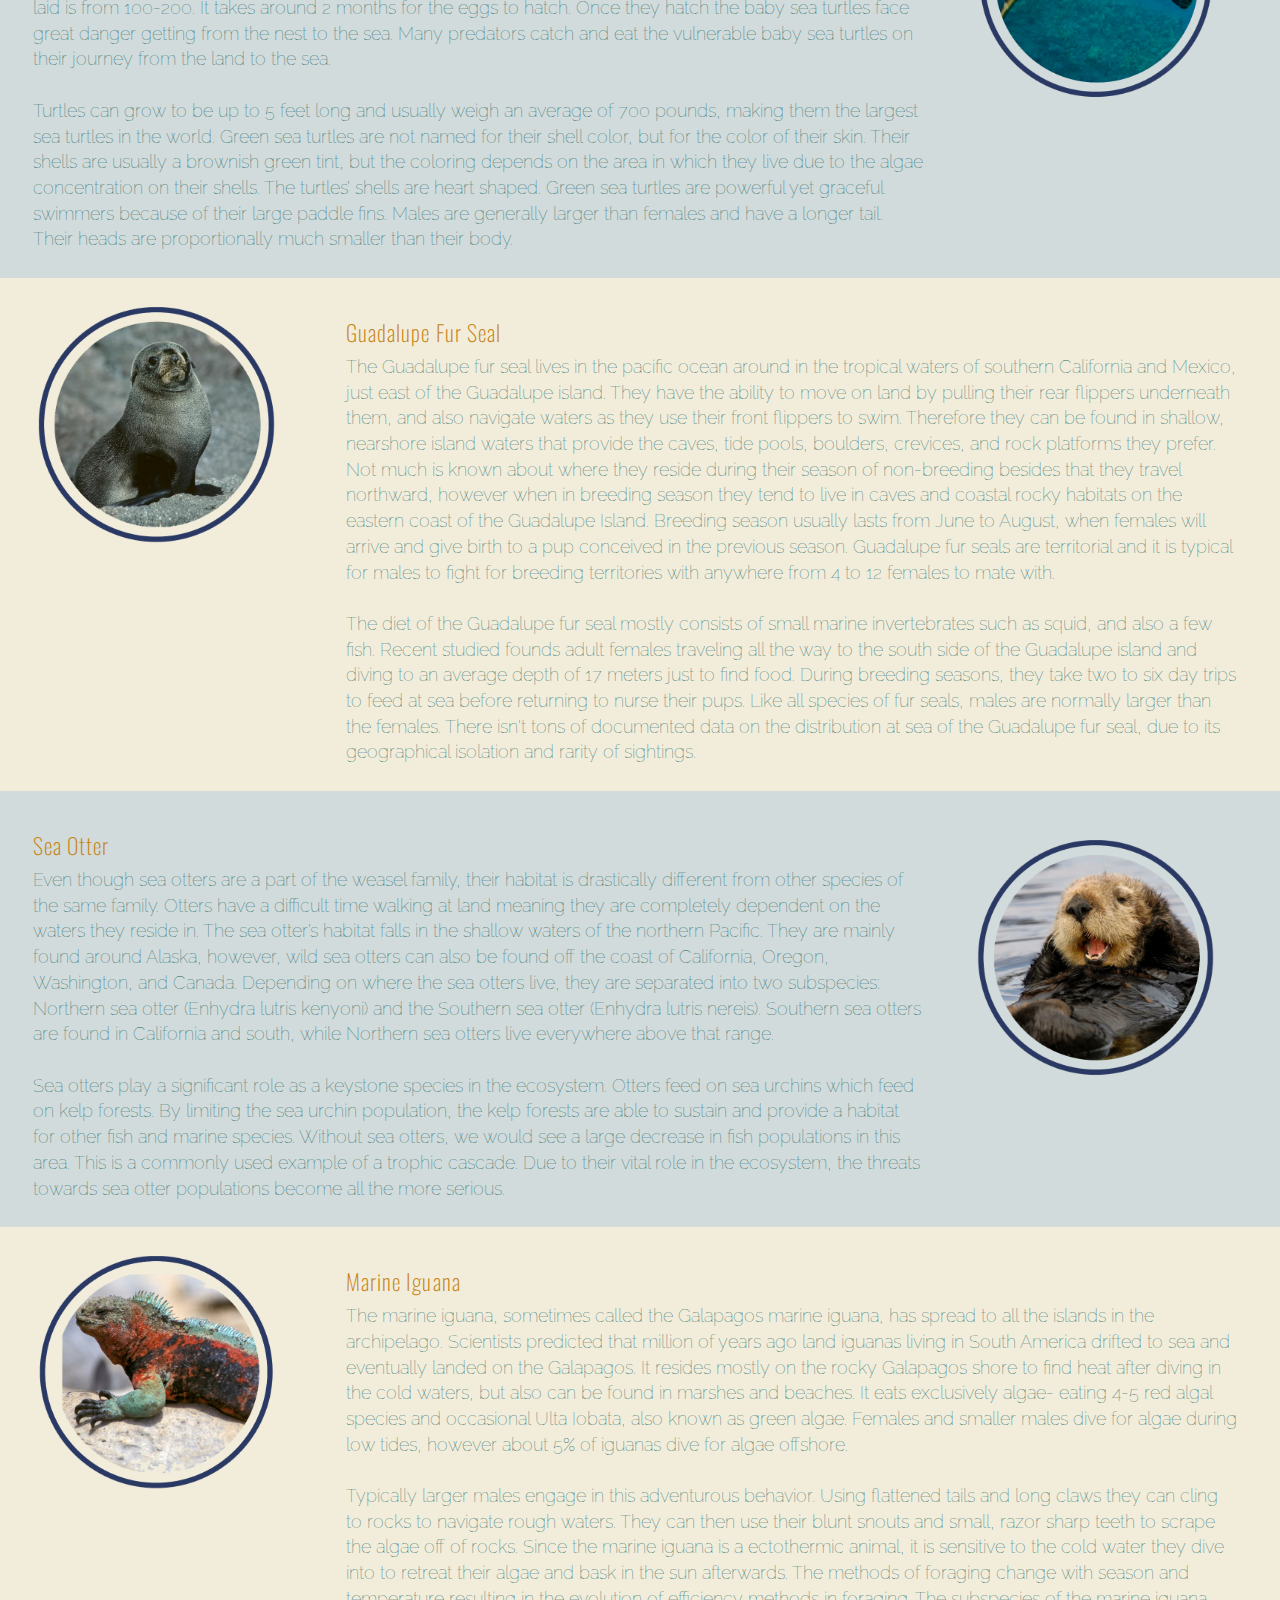
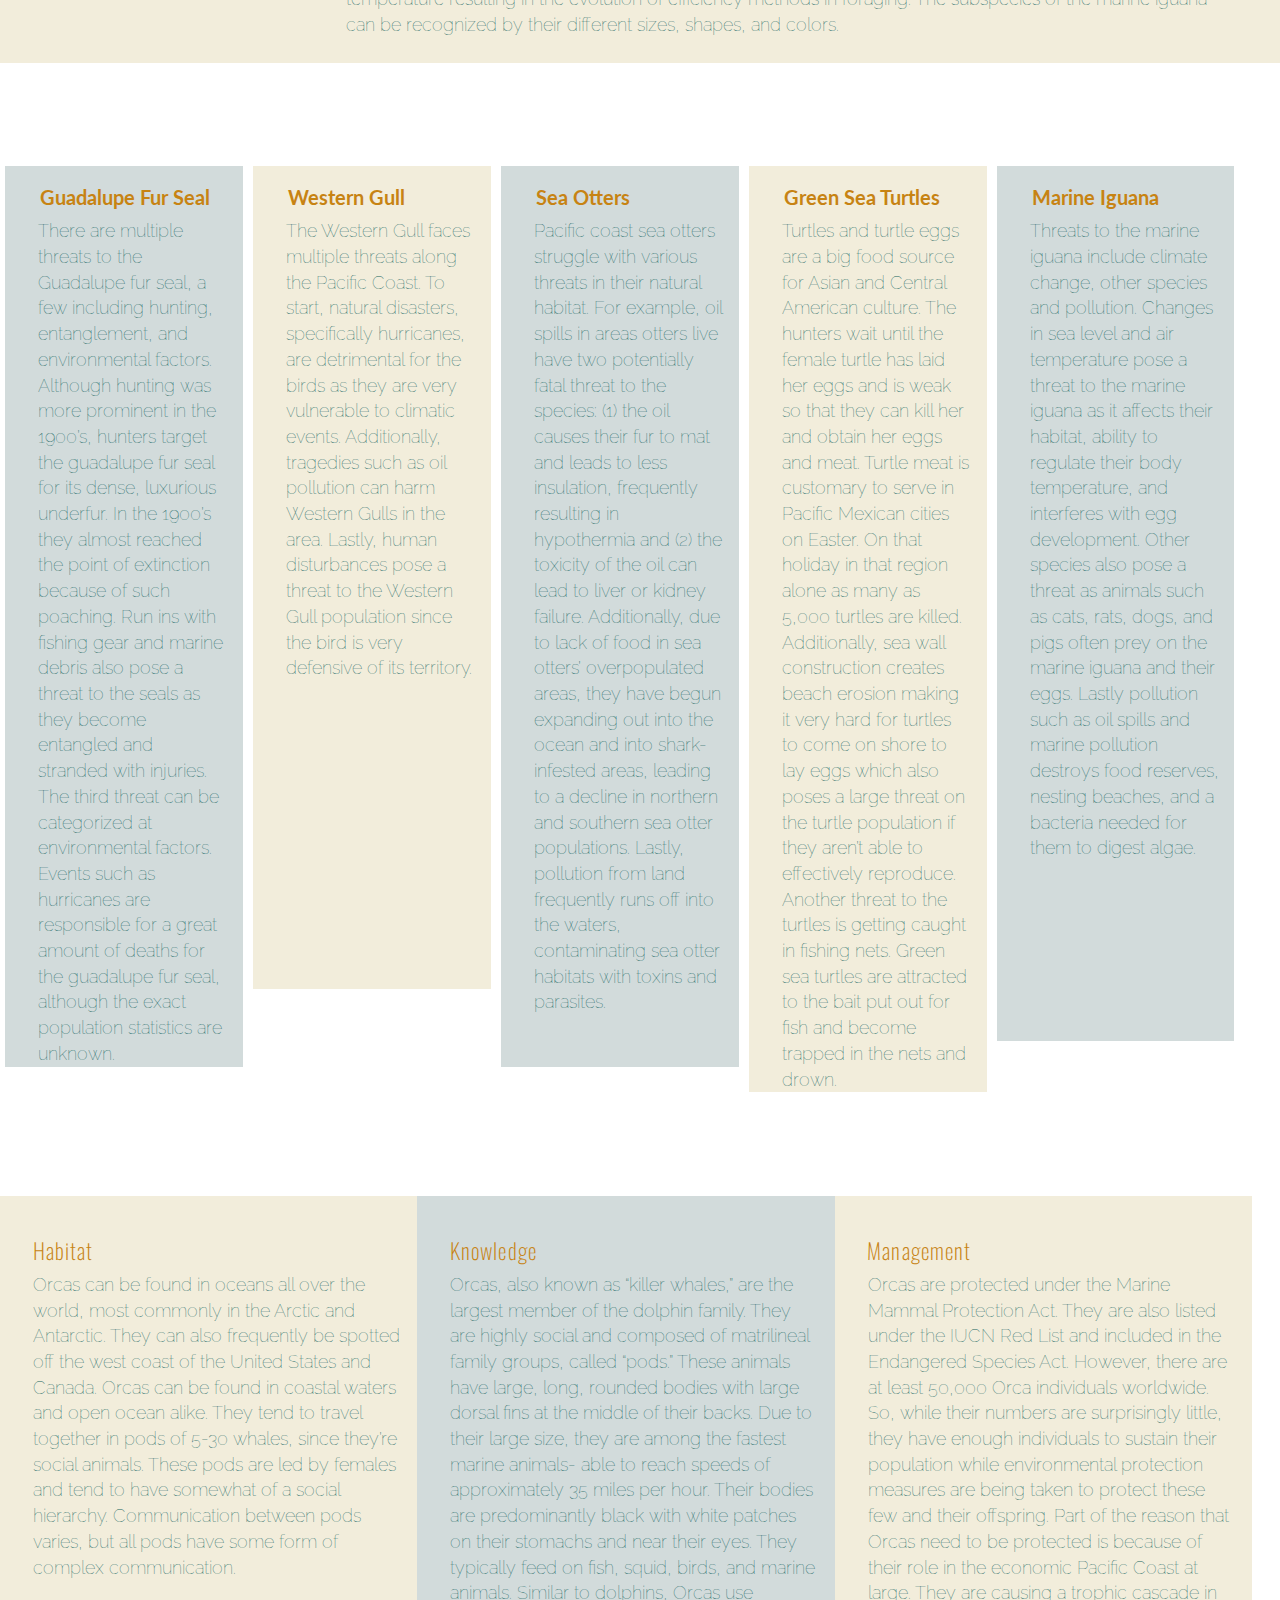
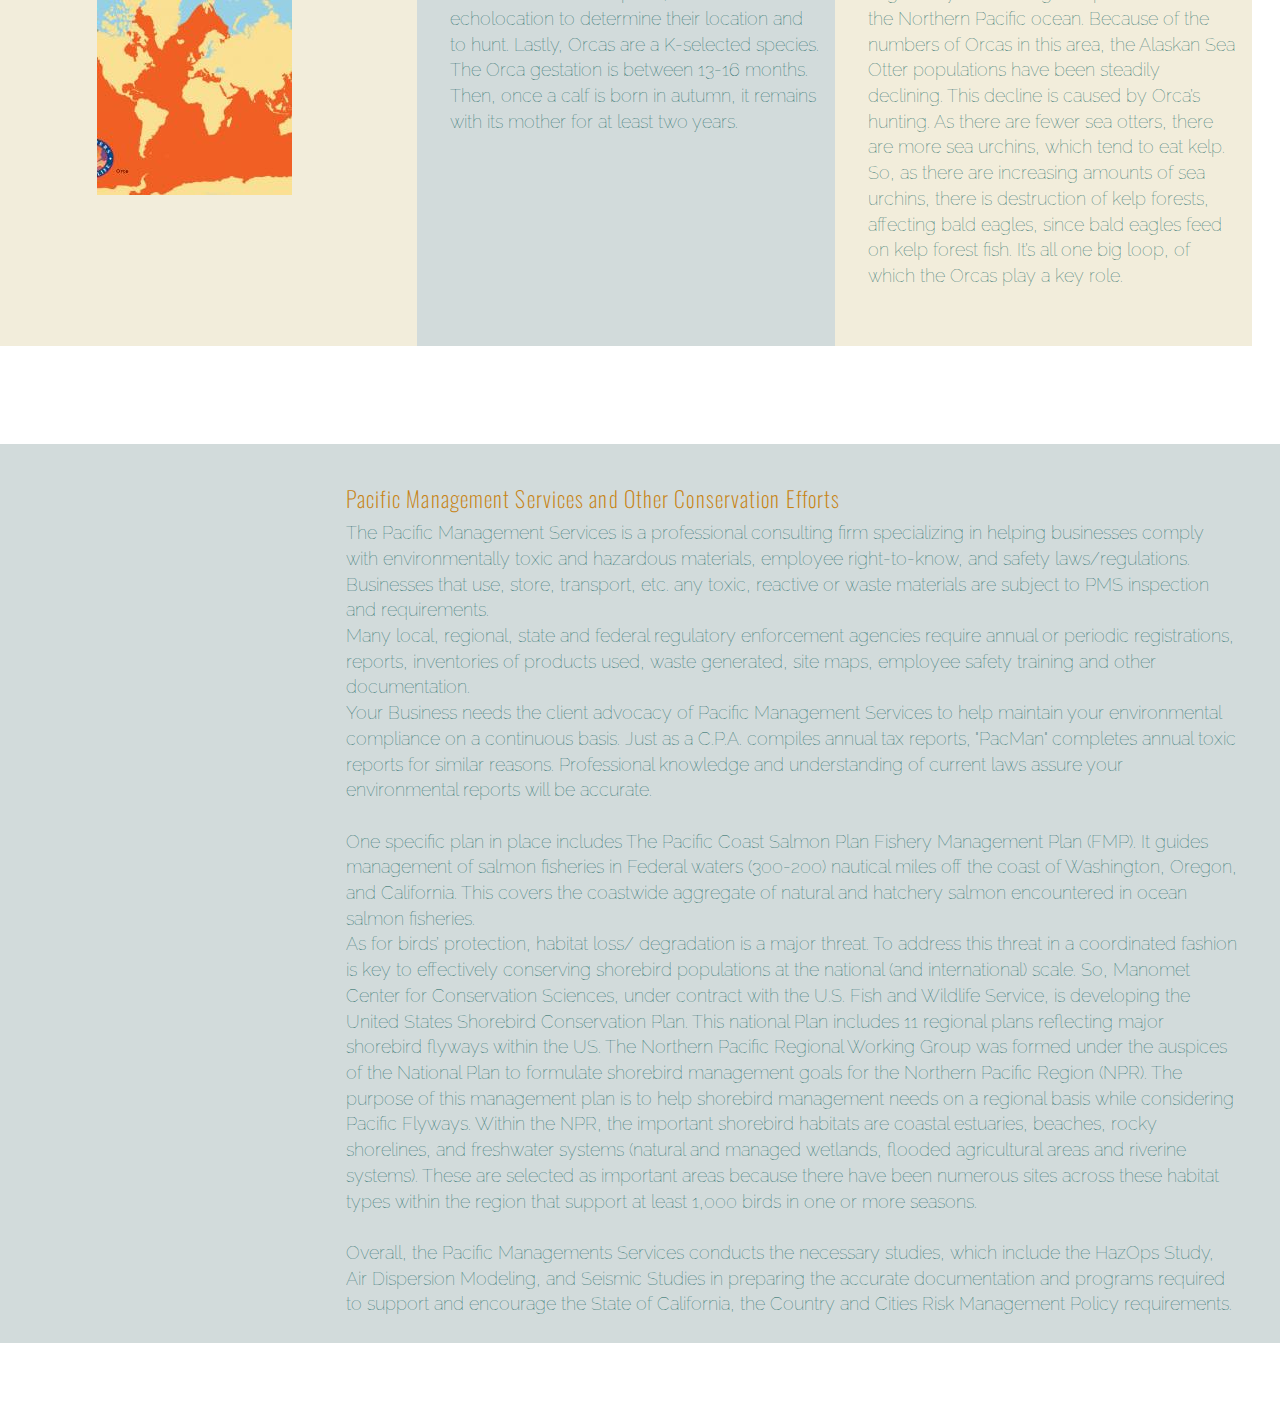
<file: RebeccaJuliaSEPdeGO.html>
<!DOCTYPE html><!--This tells your web browser to interpret this file as html, always add this first-->
<html lang="en"><!--Language is English-->
<head><!--The part of your file that doesn't show up on the computer screen-->
  <meta charset="utf-8"><!--Don't worry about this but add it-->
  <meta http-equiv="X-UA-Compatible" content="IE=edge"><!--Allows it to work on dumb old internet explorer-->
  <meta name="viewport" content="width=device-width, initial-scale=1"><!--This is called a responsive design, that means when you change the width of your viewport(your browser window) the content scales with it instead of being cut off, it makes it visible on phones and smaller computers as well as large screens-->
    <link href="https://fonts.googleapis.com/css?family=Raleway" rel="stylesheet">
    <link href="https://fonts.googleapis.com/css?family=Oswald" rel="stylesheet">
    <link href="https://fonts.googleapis.com/css?family=Lato" rel="stylesheet"><!--These links specify the fonts you want to use. You can go to fonts.google.com to browse available fonts and if you find one you want besides these, I can definitely show you how to import it. It's like copying and pasting that link-->
      <title>Pacific Coast<!--Add your animal group name here--></title><!--This is what shows up on the actual tab. Like where it says "Learning Management System" when you go to schoology.com-->
    <link rel="stylesheet" href="css/bootstrap.min.css">
    <link rel="stylesheet" href="css/RebeccaJuliaSEPdeGO.css"><!--These tell our file to look at those two files listed above to understand how to style our page, if you edit those you can change colors and sizes and fonts and all sorts of things, so that it doesn't look like a word document. You will only be working in main.css and will let bootstrap.min.css do all the hard stuff for you-->

</head><!--End of secret content-->

<body><!--Beginning of Visible Things-->

  <div class="container-fluid"><!--This is the box all of our content will go in, think of laying out your webpage like laying out a grid

<!--Header-->
    <div class="row" style="background-color: black">
      <div class="col-xs-2"><a href="index.html"><h2-2 class="white">HOME</h2-2></a></div>
      <div class="col-xs-2"><a href="JamesJohnCharlotteJosephMarianna.html"><h2-2 class="white">SOUTH  AMERICA</h2-2></a></div>
      <div class="col-xs-2"><a href="AnnaRachel.html"><h2-2 class="white">SHARKS</h2-2></a></div>
      <div class="col-xs-2"><a href="RebeccaJuliaSEPdeGO.html"><h2-2 class="white">THE PACIFIC COAST</h2-2></a></div>
      <div class="col-xs-2"><a href="DavisReidBeau.html"><h2-2 class="white">PRIMATE</h2-2></a></div>
      <div class="col-xs-2"><a href="WesleyEthanCrawford.html"><h2-2 class="white">MARINE ANIMALS</h2-2></a></div>
                            
    </div>
    <!--End Header-->
 <!-- We will use rows and columns like a child graphing things. A row will go all the way across the page, so it has an assigned width of 100%. There are 12 columns used in most websites and in yours. You can assign a column of content to any number of columns. For instance if you want a block of text to take up the left half of the page, put it in a column that is 6 columns wide because that's half of 12. That column would be called "col-xs-6" because bootstrap labels it that way. Red lines will outline our grid for now and I can show you how to remove them so that you can see what your webpage would actually look like-->
    <div class="row">
      <div class="col-xs-12"><img src="images/PacificCoast.png" class="img" style="max-height: 450px; display: block; margin: auto;">
      </div>
    </div>

    <div class="row firstblock" style="padding-right: 0em;">
      <div class="col-xs-4"><img src="images/sunset.jpg" class="img"></div>
      <div class="col-xs-4"><h1 class="brown" style="text-align: center;">Overview</h1><H2 class="navy" style="font-weight: lighter;">On this web page, we offer a brief overview of the Pacific Coast and some of its most common species. It will also explore some of the primary threats facing this ecological habitat, and what protection management programs are in place to protect against this degradation and destruction.<br><br>Created by: Katharine DeGolian, Julia Grady, Rebecca Barshay, and Sarah Elizabeth Payne.<BR><br></H2></div>
      <div class="col-xs-4"><img src="images/underwater.jpg" class="img"></div>
    </div>

    <div class="row">
      <div class="col-xs-12" style="text-align: center;">
        <h2 class="white" style="font-size: 44px;">Species</h2>
      </div>
    </div>

    <div class="row secondblock">
      <div class="col-xs-3"><img src="images/westerngull2.png" class="img" style="display: block; margin: auto;"></div>
      <div class="col-xs-9"><h1 class="brown">Western Gull</h1><h2-2 class="navy">The Western Gull can be found in a number of places along the immediate Western Coast. They breed on rocky islands off the coast. They forage at sea, along beaches, at dumps, and, as tourists and residents know, through human leftovers at restaurants and piers. They tend to roost in fields, dumps, and parking lots. The nest sites can exist on cliff ledges, under rocks, or on the ground… no specific necessities exist for their habitats. The Western Gull’s niche is that of the opportunist. It nests around colonies of other seabirds, where it can scavenge from unguarded eggs or chicks. It also tends to nest near colonies of California sea lions to hunt any pups that die of natural causes. <br><br> In terms of the Western Gull’s ecological history, their numbers have remained relatively stable. They have always been relatively common along the Western Coast. They have had no scares with population numbers to speak of. However, nesting at some colonies has been impacted in the past by effects of pesticides in the food chain. For example, after the introduction of insecticides following WWII, there was an increase in incidence of SNC (skewed sex ratio towards girls).

<br><br></h2-2></div>

      </div>
    <div class="row firstblock">
      <div class="col-xs-9"><h1 class="brown">Green Sea Turtle</h1><h2-2 class="navy">Green sea turtles are herbivores so they mostly eat algae and sea grasses. Juvenile sea turtles will also eat invertebrates such as crabs and jellyfish and sponges. Although some sea turtles will swim close to the surface to warm themselves up, the Pacific green sea turtle will come on shore to sunbathe with seals and sea birds. Green sea turtles mate every two to four years and come on shore to lay their eggs. A normal number of eggs laid is from 100-200. It takes around 2 months for the eggs to hatch. Once they hatch the baby sea turtles face great danger getting from the nest to the sea. Many predators catch and eat the vulnerable baby sea turtles on their journey from the land to the sea. <br><br> Turtles can grow to be up to 5 feet long and usually weigh an average of 700 pounds, making them the largest sea turtles in the world. Green sea turtles are not named for their shell color, but for the color of their skin. Their shells are usually a brownish green tint, but the coloring depends on the area in which they live due to the algae concentration on their shells. The turtles’ shells are heart shaped. Green sea turtles are powerful yet graceful swimmers because of their large paddle fins. Males are generally larger than females and have a longer tail. Their heads are proportionally much smaller than their body. 
<br><br></h2-2></div>
      <div class="col-xs-3"><br><img src="images/seaturtle.png" class="img"></div><!--The image cannot be centered vertically without a lot of extra code, since this isn't a big project you can just enter page breaks before the picture to center it using <br> for each line you want to add. Copy the <br> above and add 3 more right beside it so it looks like this <br><br><br><br>-->
      </div>

    <div class="row secondblock">
      <div class="col-xs-3"><img src="images/seal.png" class="img" style="display: block; margin: auto;"></div>
      <div class="col-xs-9"><h1 class="brown">Guadalupe Fur Seal</h1><h2-2 class="navy">The Guadalupe fur seal lives in the pacific ocean around in the tropical waters of southern California and Mexico, just east of the Guadalupe island. They have the ability to move on land by pulling their rear flippers underneath them, and also navigate waters as they use their front flippers to swim. Therefore they can be found in shallow, nearshore island waters that provide the caves, tide pools, boulders, crevices, and rock platforms they prefer. Not much is known about where they reside during their season of non-breeding besides that they travel northward, however when in breeding season they tend to live in caves and coastal rocky habitats on the eastern coast of the Guadalupe Island. Breeding season usually lasts from June to August, when females will arrive and give birth to a pup conceived in the previous season. Guadalupe fur seals are territorial and it is typical for males to fight for breeding territories with anywhere from 4 to 12 females to mate with. <br><br>The diet of the Guadalupe fur seal mostly consists of  small marine invertebrates such as squid, and also a few fish. Recent studied founds adult females traveling all the way to the south side of the Guadalupe island and diving to an average depth of 17 meters just to find food. During breeding seasons, they take two to six day trips to feed at sea before returning to nurse their pups. Like all species of fur seals, males are normally larger than the females. There isn't tons of documented data on the distribution at sea of the Guadalupe fur seal, due to its geographical isolation and rarity of sightings. <br><br></h2-2></div>

    </div>

    <div class="row firstblock">
      <div class="col-xs-9"><h1 class="brown">Sea Otter</h1><h2-2 class="navy">Even though sea otters are a part of the weasel family, their habitat is drastically different from other species of the same family. Otters have a difficult time walking at land meaning they are completely dependent on the waters they reside in. The sea otter’s habitat falls in the shallow waters of the northern Pacific. They are mainly found around Alaska, however, wild sea otters can also be found off the coast of California, Oregon, Washington, and Canada. Depending on where the sea otters live, they are separated into two subspecies: Northern sea otter (Enhydra lutris kenyoni) and the Southern sea otter (Enhydra lutris nereis). Southern sea otters are found in California and south, while Northern sea otters live everywhere above that range. <br><br>Sea otters play a significant role as a keystone species in the ecosystem. Otters feed on sea urchins which feed on kelp forests. By limiting the sea urchin population, the kelp forests are able to sustain and provide a habitat for other fish and marine species. Without sea otters, we would see a large decrease in fish populations in this area. This is a commonly used example of a trophic cascade. Due to their vital role in the ecosystem, the threats towards sea otter populations become all the more serious.
<br><br></h2-2></div>
      <div class="col-xs-3"><br><img src="images/otter.png" class="img"></div>
      </div>

    <div class="row secondblock">
      <div class="col-xs-3"><img src="images/marineiguana.png" class="img" style="display: block; margin: auto;"></div>
      <div class="col-xs-9"><h1 class="brown">Marine Iguana</h1><h2-2 class="navy">The marine iguana, sometimes called the Galapagos marine iguana, has spread to all the islands in the archipelago. Scientists predicted that million of years ago land iguanas living in South America drifted to sea and eventually landed on the Galapagos. It resides mostly on the rocky Galapagos shore to find heat after diving in the cold waters, but also can be found in marshes and beaches. It eats exclusively algae- eating 4-5 red algal species and occasional Ulta Iobata, also known as green algae. Females and smaller males dive for algae during low tides, however about 5% of iguanas dive for algae offshore. <br><br>Typically larger males engage in this adventurous behavior. Using flattened tails and long claws they can cling to rocks to navigate rough waters. They can then use their blunt snouts and small, razor sharp teeth to scrape the algae off of rocks. Since the marine iguana is a ectothermic animal, it is sensitive to the cold water they dive into to retreat their algae and bask in the sun afterwards. The methods of foraging change with season and temperature resulting in the evolution of efficiency methods in foraging. The subspecies of the marine iguana can be recognized by their different sizes, shapes, and colors.<br><br></h2-2></div>

      </div>

      <div class="row">
      <div class="col-xs-12" style="text-align: center;"><h2 class="white" style="font-size: 44px; ">Threats</h2></div>
      </div>

      <div class="row">
        <div class="col-xs-fifth firstblock">
          <h2 class="brown">Guadalupe Fur Seal</h2>
            <h2-2 class="navy">There are multiple threats to the Guadalupe fur seal, a few including hunting, entanglement, and environmental factors. Although hunting was more prominent in the 1900’s, hunters target the guadalupe fur seal for its dense, luxurious underfur. In the 1900’s they almost reached the point of extinction because of such poaching. Run ins with fishing gear and marine debris also pose a threat to the seals as they become entangled and stranded with injuries. The third threat can be categorized at environmental factors. Events such as hurricanes are responsible for a great amount of deaths for the guadalupe fur seal, although the exact population statistics are unknown.</h2-2>
        </div>
        <div class="col-xs-fifth secondblock"><h2 class="brown">Western Gull</h2>
            <h2-2 class="navy">The Western Gull faces multiple threats along the Pacific Coast. To start, natural disasters, specifically hurricanes, are detrimental for the birds as they are very vulnerable to climatic events. Additionally, tragedies such as oil pollution can harm Western Gulls in the area. Lastly, human disturbances pose a threat to the Western Gull population since the bird is very defensive of its territory.<br><br><br><br><br><br><br><br><br><br><br><br><br></h2-2></div>
        <div class="col-xs-fifth firstblock"><h2 class="brown">Sea Otters</h2>
            <h2-2 class="navy">Pacific coast sea otters struggle with various threats in their natural habitat. For  example, oil spills in areas otters live have two potentially fatal threat to the species: (1) the oil causes their fur to mat and leads to less insulation, frequently resulting in hypothermia and (2) the toxicity of the oil can lead to liver or kidney failure. Additionally, due to lack of food in sea otters’ overpopulated areas, they have begun expanding out into the ocean and into shark-infested areas, leading to a decline in northern and southern sea otter populations. Lastly, pollution from land frequently runs off into the waters, contaminating sea otter habitats with toxins and parasites.<br><br><br></h2-2></div>
        <div class="col-xs-fifth secondblock"><h2 class="brown">Green Sea Turtles</h2>
              <h2-2 class="navy">Turtles and turtle eggs are a big food source for Asian and Central American culture. The hunters wait until the female turtle has laid her eggs and is weak so that they can kill her and obtain her eggs and meat. Turtle meat is customary to serve in Pacific Mexican cities on Easter. On that holiday in that region alone as many as 5,000 turtles are killed. Additionally, sea wall construction creates beach erosion making it very hard for turtles to come on shore to lay eggs which also poses a large threat on the turtle population if they aren’t able to effectively reproduce. Another threat to the turtles is getting caught in fishing nets. Green sea turtles are attracted to the bait put out for fish and become trapped in the nets and drown.</h2-2></div>

        <div class="col-xs-fifth firstblock"><h2 class="brown">Marine Iguana</h2>
              <h2-2 class="navy">Threats to the marine iguana include climate change, other species and pollution. Changes in sea level and air temperature pose a threat to the marine iguana as it affects their habitat, ability to regulate their body temperature, and interferes with egg development. Other species also pose a threat as animals such as cats, rats, dogs, and pigs often prey on the marine iguana and their eggs. Lastly pollution such as oil spills and marine pollution destroys food reserves, nesting beaches, and a bacteria needed for them to digest algae.<br><br><br><br><br><br><br><br></h2-2></div>
      </div>

    <div class="row">
    <div class="col-xs-12" style="text-align: center;"><h2 class="white" style="font-size: 44px;">Orcas as an Iconic Species</h2></div>
    </div>

    <div class="row">
      <div class="col-xs-4 secondblock" style="height: 750px;"><h1 class="brown">Habitat</h1><h2-2 class="navy">Orcas can be found in oceans all over the world, most commonly in the Arctic and Antarctic. They can also frequently be spotted off the west coast of the United States and Canada. Orcas can be found in coastal waters and open ocean alike. They tend to travel together in pods of 5-30 whales, since they’re social animals. These pods are led by females and tend to have somewhat of a social hierarchy. Communication between pods varies, but all pods have some form of complex communication. </h2-2><div class="row"><img src="images/orca_range.jpg" class="img" style="display: block; margin: auto;"><br><br><BR></div></div>
      <div class="col-xs-4 firstblock" style="height: 750px;"><h1 class="brown">Knowledge</h1><h2-2 class="navy">Orcas, also known as “killer whales,” are the largest member of the dolphin family. They are highly social and composed of matrilineal family groups, called “pods.” These animals have large, long, rounded bodies with large dorsal fins at the middle of their backs. Due to their large size, they are among the fastest marine animals- able to reach speeds of approximately 35 miles per hour. Their bodies are predominantly black with white patches on their stomachs and near their eyes. They typically feed on fish, squid, birds, and marine animals. Similar to dolphins, Orcas use echolocation to determine their location and to hunt. Lastly, Orcas are a K-selected species. The Orca gestation is between 13-16 months. Then, once a calf is born in autumn, it remains with its mother for at least two years. <BR><br><br><BR><BR><BR><BR></h2-2></div>
      <div class="col-xs-4 secondblock" style="height: 750px;"><h1 class="brown">Management</h1><h2-2 class="navy">Orcas are protected under the Marine Mammal Protection Act. They are also listed under the IUCN Red List and included in the Endangered Species Act. However, there are at least 50,000 Orca individuals worldwide. So, while their numbers are surprisingly little, they have enough individuals to sustain their population while environmental protection measures are being taken to protect these few and their offspring. 
      Part of the reason that Orcas need to be protected is because of their role in the economic Pacific Coast at large. They are causing a trophic cascade in the Northern Pacific ocean. Because of the numbers of Orcas in this area, the Alaskan Sea Otter populations have been steadily declining. This decline is caused by Orca’s hunting. As there are fewer sea otters, there are more sea urchins, which tend to eat kelp. So, as there are increasing amounts of sea urchins, there is destruction of kelp forests, affecting bald eagles, since bald eagles feed on kelp forest fish. It’s all one big loop, of which the Orcas play a key role.<br><br>
</h2-2></div>
    </div>

    <div class="row">
    <div class="col-xs-12" style="text-align: center;"><h2 class="white" style="font-size: 44px;">Management Plan</h2></div>
    </div>

    <div class="row firstblock">
      <div class="col-xs-3"></div>
      <div class="col-xs-9"><h1 class="brown">Pacific Management Services and Other Conservation Efforts</h1><h2-2 class="navy">The Pacific Management Services is a professional consulting firm specializing in helping businesses comply with environmentally toxic and hazardous materials, employee right-to-know, and safety laws/regulations. Businesses that use, store, transport, etc. any toxic, reactive or waste materials are subject to PMS inspection and requirements.<br>Many local, regional, state and federal regulatory enforcement agencies require annual or periodic registrations, reports, inventories of products used, waste generated, site maps, employee safety training and other documentation.<br>Your Business needs the client advocacy of Pacific Management Services to help maintain your environmental compliance on a continuous basis.  Just as a C.P.A. compiles annual tax reports, "PacMan" completes annual toxic reports for similar reasons. Professional knowledge and understanding of current laws assure your environmental reports will be accurate.<br><br> One specific plan in place includes The Pacific Coast Salmon Plan Fishery Management Plan (FMP). It guides management of salmon fisheries in Federal waters (300-200) nautical miles off the coast of Washington, Oregon, and California. This covers the coastwide aggregate of natural and hatchery salmon encountered in ocean salmon fisheries.<br> As for birds’ protection, habitat loss/ degradation is a major threat. To address this threat in a coordinated fashion is key to effectively conserving shorebird populations at the national (and international) scale. So, Manomet Center for Conservation Sciences, under contract with the U.S. Fish and Wildlife Service, is developing the United States Shorebird Conservation Plan. This national Plan includes 11 regional plans reflecting major shorebird flyways within the US. The Northern Pacific Regional Working Group was formed under the auspices of the National Plan to formulate shorebird management goals for the Northern Pacific Region (NPR). The purpose of this management plan is to help shorebird management needs on a regional basis while considering Pacific Flyways. Within the NPR, the important shorebird habitats are coastal estuaries, beaches, rocky shorelines, and freshwater systems (natural and managed wetlands, flooded agricultural areas and riverine systems). These are selected as important areas because there have been numerous sites across these habitat types within the region that support at least 1,000 birds in one or more seasons.<br><br> Overall, the Pacific Managements Services conducts the necessary studies, which include the HazOps Study, Air Dispersion Modeling, and Seismic Studies in preparing the accurate documentation and programs required to support and encourage the State of California, the Country and Cities Risk Management Policy requirements.
<br><br>
</h2-2></div>
    </div>
        <div class="row"><br><br><br><br></div>
  </div><!--Container-->
</body>
</html>
</file>
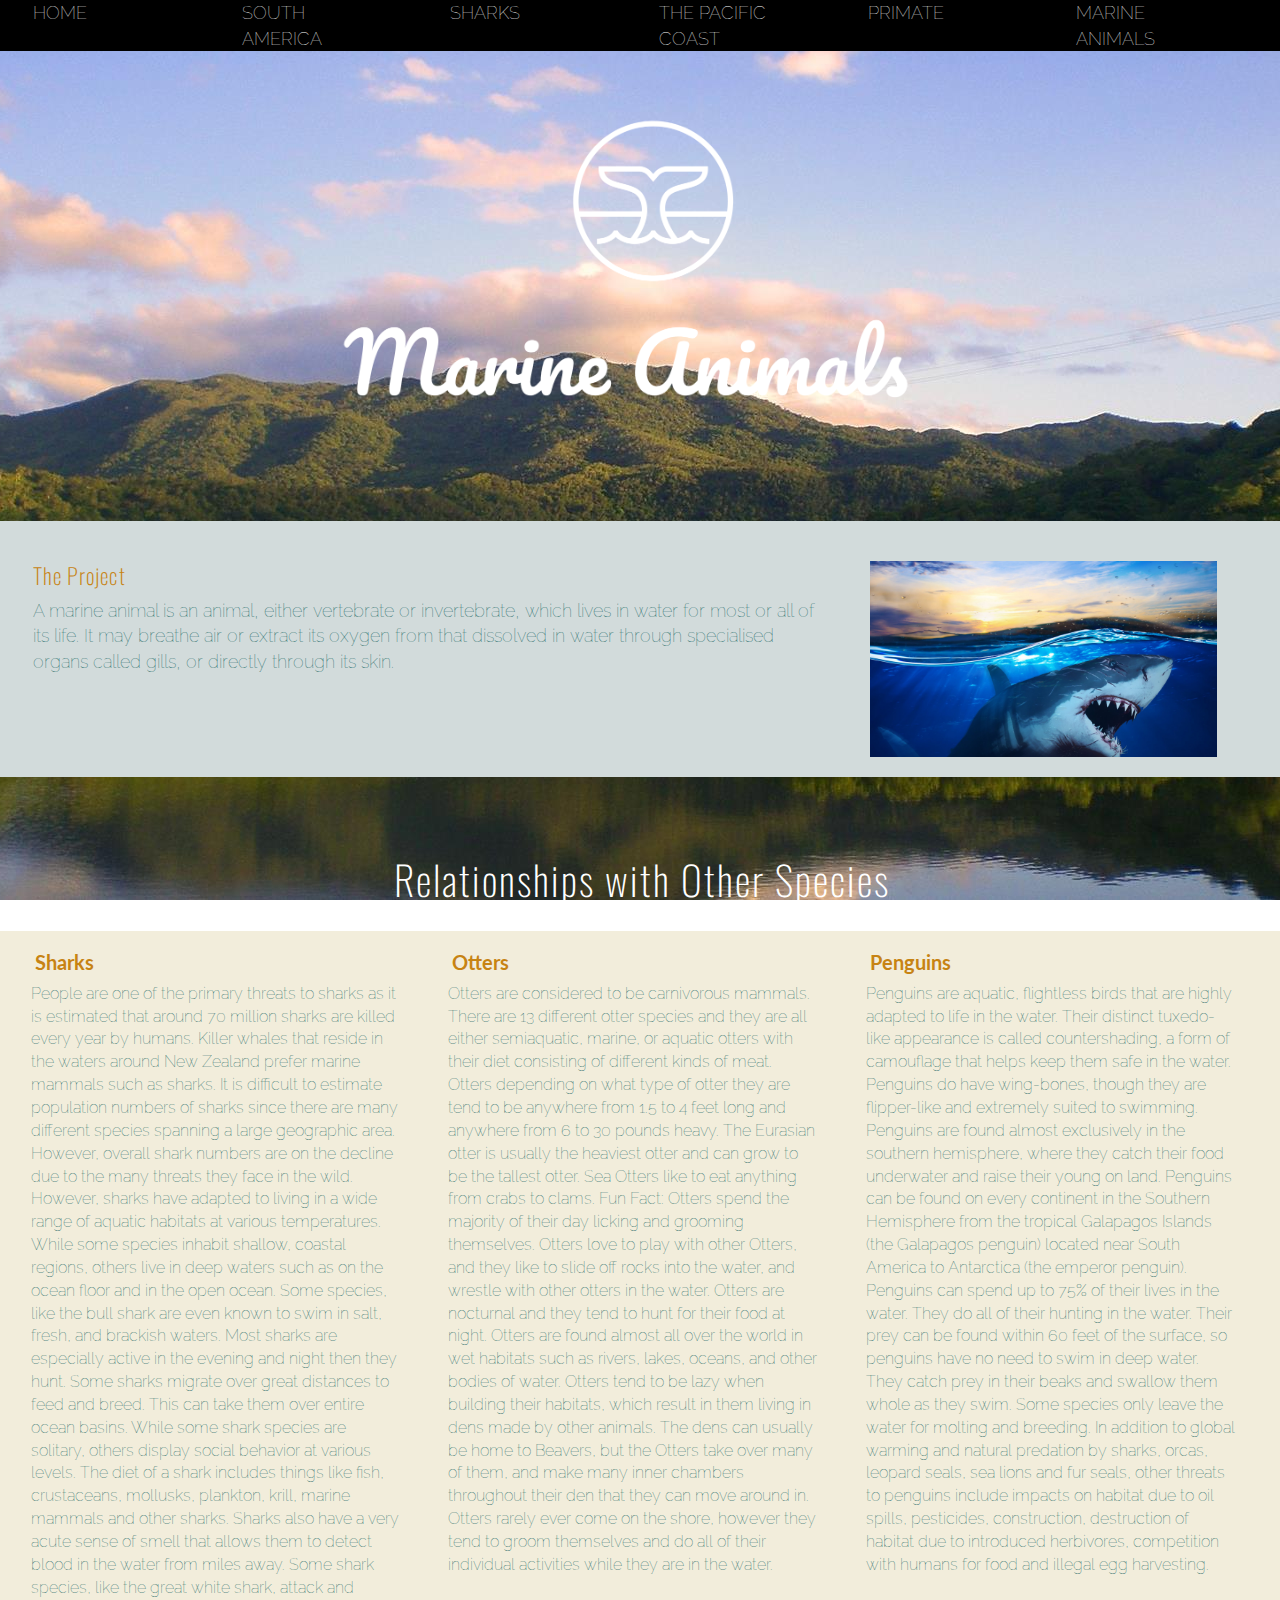
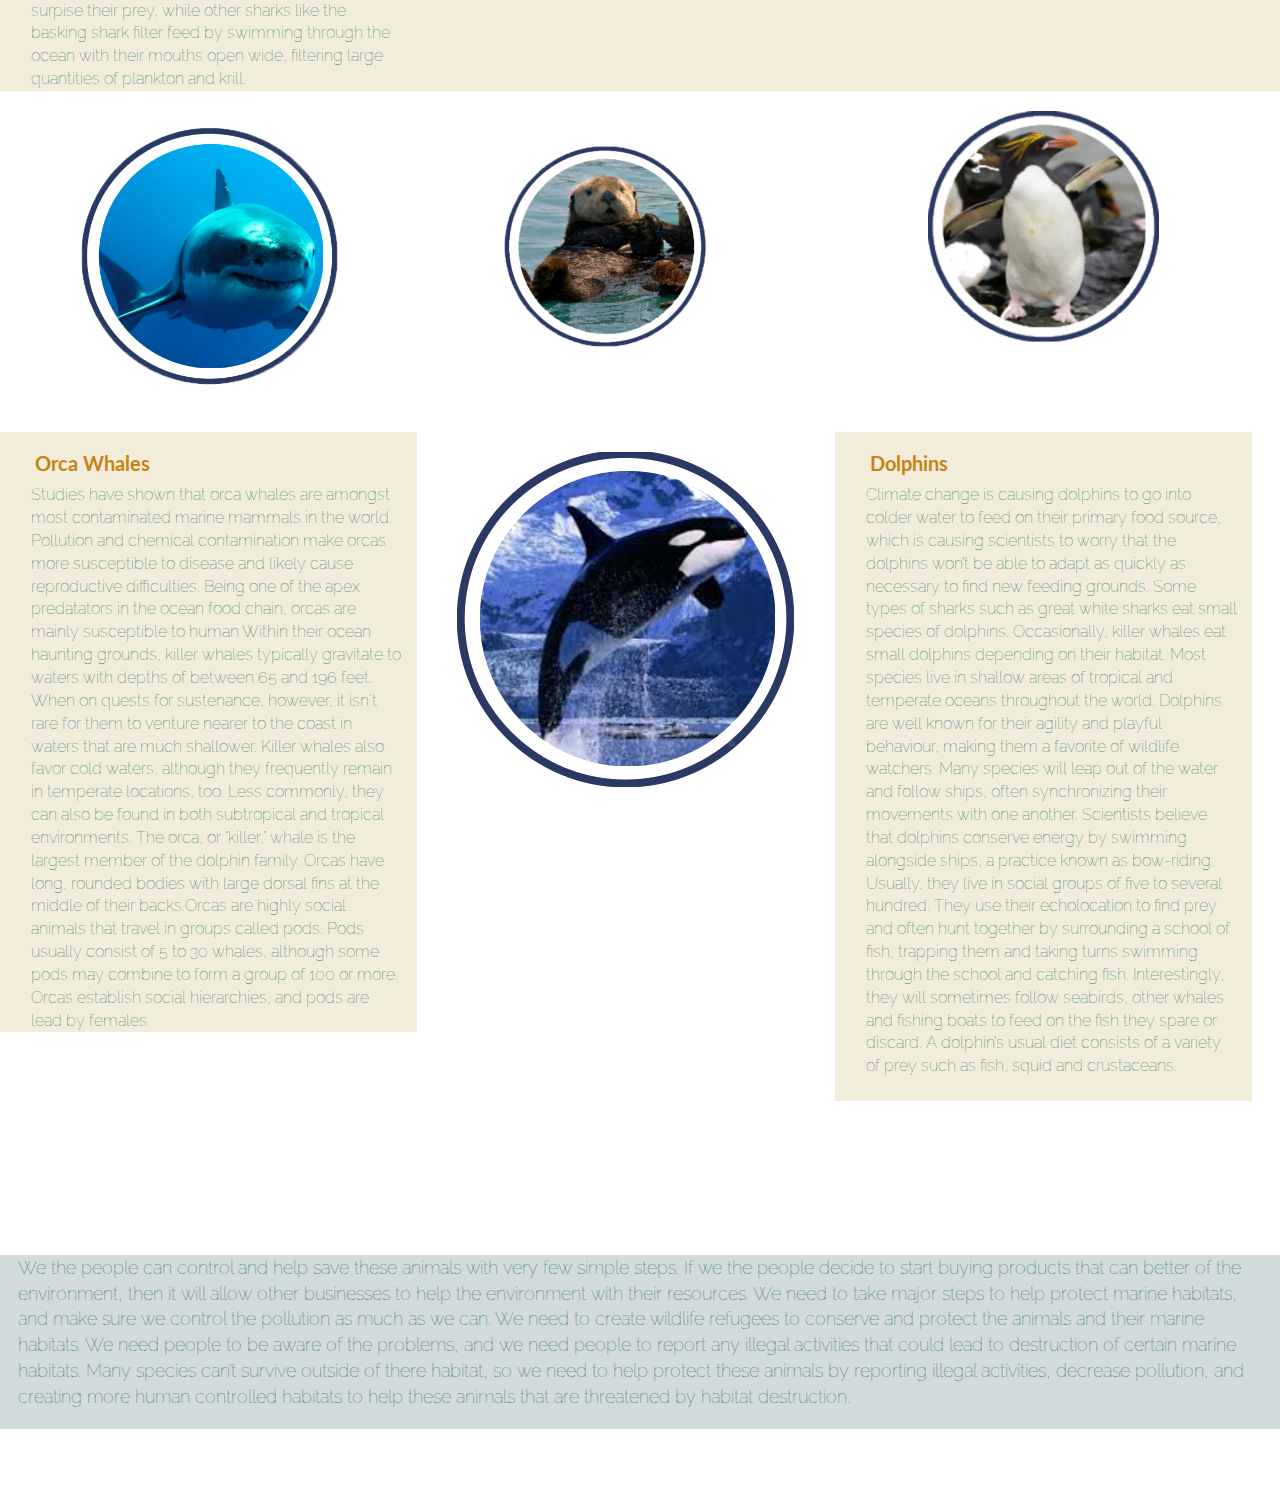
<file: WesleyEthanCrawford.html>
<!DOCTYPE html><!--This tells your web browser to interpret this file as html, always add this first-->
<html lang="en"><!--Language is English-->
<head><!--The part of your file that doesn't show up on the computer screen-->
  <meta charset="utf-8"><!--Don't worry about this but add it-->
  <meta http-equiv="X-UA-Compatible" content="IE=edge"><!--Allows it to work on dumb old internet explorer-->
  <meta name="viewport" content="width=device-width, initial-scale=1"><!--This is called a responsive design, that means when you change the width of your viewport(your browser window) the content scales with it instead of being cut off, it makes it visible on phones and smaller computers as well as large screens-->
    <link href="https://fonts.googleapis.com/css?family=Raleway" rel="stylesheet">
    <link href="https://fonts.googleapis.com/css?family=Oswald" rel="stylesheet">
    <link href="https://fonts.googleapis.com/css?family=Lato" rel="stylesheet"><!--These links specify the fonts you want to use. You can go to fonts.google.com to browse available fonts and if you find one you want besides these, I can definitely show you how to import it. It's like copying and pasting that link-->
      <title>Marine Mammals<!--Add your animal group name here--></title><!--This is what shows up on the actual tab. Like where it says "Learning Management System" when you go to schoology.com-->
    <link rel="stylesheet" href="css/bootstrap.min.css">
    <link rel="stylesheet" href="css/WesleyEthanCrawford.css"><!--These tell our file to look at those two files listed above to understand how to style our page, if you edit those you can change colors and sizes and fonts and all sorts of things, so that it doesn't look like a word document. You will only be working in main.css and will let bootstrap.min.css do all the hard stuff for you-->

</head><!--End of secret content-->

<body><!--Beginning of Visible Things-->

  <div class="container-fluid"><!--This is the box all of our content will go in, think of laying out your webpage like laying out a grid

<!--Header-->
    <div class="row" style="background-color: black">
      <div class="col-xs-2"><a href="index.html"><h2-2 class="white">HOME</h2-2></a></div>
      <div class="col-xs-2"><a href="JamesJohnCharlotteJosephMarianna.html"><h2-2 class="white">SOUTH  AMERICA</h2-2></a></div>
      <div class="col-xs-2"><a href="AnnaRachel.html"><h2-2 class="white">SHARKS</h2-2></a></div>
      <div class="col-xs-2"><a href="RebeccaJuliaSEPdeGO.html"><h2-2 class="white">THE PACIFIC COAST</h2-2></a></div>
      <div class="col-xs-2"><a href="DavisReidBeau.html"><h2-2 class="white">PRIMATE</h2-2></a></div>
      <div class="col-xs-2"><a href="WesleyEthanCrawford.html"><h2-2 class="white">MARINE ANIMALS</h2-2></a></div>
                            
    </div>
    <!--End Header-->
 <!-- We will use rows and columns like a child graphing things. A row will go all the way across the page, so it has an assigned width of 100%. There are 12 columns used in most websites and in yours. You can assign a column of content to any number of columns. For instance if you want a block of text to take up the left half of the page, put it in a column that is 6 columns wide because that's half of 12. That column would be called "col-xs-6" because bootstrap labels it that way. Red lines will outline our grid for now and I can show you how to remove them so that you can see what your webpage would actually look like-->
    <div class="row">
      <div class="col-xs-12"><img src="images/Marine_Mammals.png" class="img" style="max-height: 450px; display: block; margin: auto;">
      </div>
    </div>

    <div class="row firstblock">
      <div class="col-xs-8"><h1 class="brown">The Project</h1><h2-2 class="navy">A marine animal is an animal, either vertebrate or invertebrate, which lives in water for most or all of its life. It may breathe air or extract its oxygen from that dissolved in water through specialised organs called gills, or directly through its skin. <br></h2-2></div>
      <div class="col-xs-4"><br><img src="images/Pic.jpg" class="img"></div><!--You can insert more <br> before the picture to move it down. Each one is a linebreak, or it's like hitting enter in microsoft word. This is the easiest way to do it where you can change it to without a ton of code.-->
    </div>

    <div class="row"><br><h1 class="white" style="font-size: 40px; text-align: center;">Relationships with Other Species</h1><br>
    </div>

    <div class="row secondblock">
      <div class="col-xs-4"><h2 class="brown">Sharks</h2><h2-2 class="navy" style="font-size: 16px;">People are one of the primary threats to sharks as it is estimated that around 70 million sharks are killed every year by humans. 
Killer whales that reside in the waters around New Zealand prefer marine mammals such as sharks. 


It is difficult to estimate population numbers of sharks since there are many different species spanning a large geographic area. However, overall shark numbers are on the decline due to the many threats they face in the wild. However, sharks have adapted to living in a wide range of aquatic habitats at various temperatures. While some species inhabit shallow, coastal regions, others live in deep waters such as on the ocean floor and in the open ocean. Some species, like the bull shark are even known to swim in salt, fresh, and brackish waters.

Most sharks are especially active in the evening and night then they hunt. Some sharks migrate over great distances to feed and breed. This can take them over entire ocean basins. While some shark species are solitary, others display social behavior at various levels. The diet of a shark includes things like fish, crustaceans, mollusks, plankton, krill, marine mammals and other sharks. Sharks also have a very acute sense of smell that allows them to detect blood in the water from miles away. Some shark species, like the great white shark, attack and surpise their prey, while other sharks like the basking shark filter feed by swimming through the ocean with their mouths open wide, filtering large quantities of plankton and krill.
</div>
      <div class="col-xs-4"><h2 class="brown">Otters</h2><h2-2 class="navy" style="font-size: 16px;">Otters are considered to be carnivorous mammals. There are 13 different otter species and they are all either semiaquatic, marine, or aquatic otters with their diet consisting of different kinds of meat. Otters depending on what type of otter they are tend to be anywhere from 1.5 to 4 feet long and anywhere from 6 to 30 pounds heavy. The Eurasian otter is usually the heaviest otter and can grow to be the tallest otter. Sea Otters like to eat anything from crabs to clams. Fun Fact: Otters spend the majority of their day licking and grooming themselves. Otters love to play with other Otters, and they like to slide off rocks into the water, and wrestle with other otters in the water. 


Otters are nocturnal and they tend to hunt for their food at night. Otters are found almost all over the world in wet habitats such as rivers, lakes, oceans, and other bodies of water. Otters tend to be lazy when building their habitats, which result in them living in dens made by other animals. The dens can usually be home to Beavers, but the Otters take over many of them, and make many inner chambers throughout their den that they can move around in. Otters rarely ever come on the shore, however they tend to groom themselves and do all of their individual activities while they are in the water.

</div>
      <div class="col-xs-4"><h2 class="brown">Penguins</h2><h2-2 class="navy" style="font-size: 16px;">Penguins are aquatic, flightless birds that are highly adapted to life in the water. Their distinct tuxedo-like appearance is called countershading, a form of camouflage that helps keep them safe in the water. Penguins do have wing-bones, though they are flipper-like and extremely suited to swimming. Penguins are found almost exclusively in the southern hemisphere, where they catch their food underwater and raise their young on land.
Penguins can be found on every continent in the Southern Hemisphere from the tropical Galapagos Islands (the Galapagos penguin) located near South America to Antarctica (the emperor penguin).
Penguins can spend up to 75% of their lives in the water. They do all of their hunting in the water. Their prey can be found within 60 feet of the surface, so penguins have no need to swim in deep water. They catch prey in their beaks and swallow them whole as they swim. Some species only leave the water for molting and breeding.
In addition to global warming and natural predation by sharks, orcas, leopard seals, sea lions and fur seals, other threats to penguins include impacts on habitat due to oil spills, pesticides, construction, destruction of habitat due to introduced herbivores, competition with humans for food and illegal egg harvesting.

      </div>
    </div><!--We can align this text to be centered if you want to-->

    <div class="row"><!--We can put a color block behind this if you would like-->
      <div class="col-xs-4"><img src="images/sharksrdope.png" class="img" style="display: block; margin: auto;"></div>
      <div class="col-xs-4"><img src="images/Ottersaredope.png" class="img" style="display: block; margin: auto;"></div>
      <div class="col-xs-4"><img src="images/penguinmacncheese.png" class="img" style="display: block; margin: auto; height: 70%; width:70%;">
      </div>
    </div>

    <div class="row">
      <div class="col-xs-4 secondblock"><h2 class="brown">Orca Whales</h2><h2-2 class="navy" style="font-size: 16px;">Studies have shown that orca whales are amongst  most contaminated marine mammals in the world. Pollution and chemical contamination make orcas more susceptible to disease and likely cause reproductive difficulties.
Being one of the apex predatators in the ocean food chain, orcas are mainly susceptible to human 
Within their ocean haunting grounds, killer whales typically gravitate to waters with depths of between 65 and 196 feet. When on quests for sustenance, however, it isn't rare for them to venture nearer to the coast in waters that are much shallower. Killer whales also favor cold waters, although they frequently remain in temperate locations, too. Less commonly, they can also be found in both subtropical and tropical environments.
The orca, or "killer," whale is the largest member of the dolphin family. Orcas have long, rounded bodies with large dorsal fins at the middle of their backs.Orcas are highly social animals that travel in groups called pods. Pods usually consist of 5 to 30 whales, although some pods may combine to form a group of 100 or more. Orcas establish social hierarchies, and pods are lead by females.
</div>
      <div class="col-xs-4"><img src="images/shamu.png" class="img" style="display: block; margin: auto;"></div>
      <div class="col-xs-4 secondblock"><h2 class="brown">Dolphins</h2><h2-2 class="navy" style="font-size: 16px;">Climate change is causing dolphins to go into colder water to feed on their primary food source, which is causing scientists to worry that the dolphins won’t be able to adapt as quickly as necessary to find new feeding grounds. 
Some types of sharks such as great white sharks eat small species of dolphins. 
Occasionally, killer whales eat small dolphins depending on their habitat. 

Most species live in shallow areas of tropical and temperate oceans throughout the world.

Dolphins are well known for their agility and playful behaviour, making them a favorite of wildlife watchers. Many species will leap out of the water and follow ships, often synchronizing their movements with one another. Scientists believe that dolphins conserve energy by swimming alongside ships, a practice known as bow-riding. 
Usually, they live in social groups of five to several hundred. They use their echolocation to find prey and often hunt together by surrounding a school of fish, trapping them and taking turns swimming through the school and catching fish. Interestingly, they will sometimes follow seabirds, other whales and fishing boats to feed on the fish they spare or discard. A dolphin’s usual diet consists of a variety of prey such as fish, squid and crustaceans. <br><br></h2-2>


      </div>
    </div>


<div class="row"><br><h1 class="white" style="font-size: 40px; text-align: center;">Management PLan</h1><br>
    </div>

<div class="row firstblock">
	<div class="col-xs-12">
		<h2-2 class="navy">We the people can control and help save these animals with very few simple steps. If we the people decide to start buying products that can better of the environment, then it will allow other businesses to help the environment with their resources. We need to take major steps to help protect marine habitats, and make sure we control the pollution as much as we can. We need to create wildlife refugees to conserve and protect the animals and their marine habitats. We need people to be aware of the problems, and we need people to report any illegal activities that could lead to destruction of certain marine habitats. Many species can’t survive outside of there habitat, so we need to help protect these animals by reporting illegal activities, decrease pollution, and creating more human controlled habitats to help these animals that are threatened by habitat destruction. 
</h2-2>
	</div>
</div>

	    <div class="row"><br><br><br><br></div>
  </div>
</body>
</html>
</file>
<file: css/main.css>
/** {
    border: 1px solid red;
    box-sizing: border-box;
}/*This places the red box around our grid*/

h1{
    font-family: 'Oswald', sans-serif;
    font-weight: lighter;
    text-align: left;
    font-size: 22px;
    padding-top: 1em;
    padding-left: .8em;
    letter-spacing: .05em;



}/*This tells me that anything assigned the h1 "tag"
will be in the Oswald font I imported from google, will
use sans-serif fonts if a computer doesn't have oswald,
that oswald will be lighter, will have a font-size of 22
pixels, will have spacing at the top and left of 1 em and .8
em respectively with letters spread an extra .05em apart.
An em is the width of one "m" character in that particular font*/

h2{
    font-family: 'Lato' , sans-serif;
    font-weight: bold;
    font-size: 20px;
    padding-left: 1em;



}
h2-2{
    font-family: 'Raleway' , sans-serif;
    font-weight: lighter;
    font-size: 18px;
    padding: 1em;
    -webkit-box-decoration-break: clone;
    box-decoration-break: clone;

    }

.row {padding-right: 2em;}/*If I put a dot, that
means I can assign it as a class like <h1 class="navy">
Anything in those brackets will have the characteristics of
the h1 tag AND the navy tag. I can name these whatever I want
and just make them up*/

.logo {
    max-width: 100%;
    resize: both;
    padding-top: 20px;
    padding-bottom: 60px;
    align-content: center;
}

.img {
    max-width: 100%;
    resize: both;
    padding: 20px;
}

.reading-area {
    overflow: auto;
}


@media screen and (max-width: 750px) {.col-xs-4{width: 100%;}}

.col-xs-12 {
    margin: 0px;
    padding: 0px;
    padding-bottom: 20px;
}

.container-fluid {
    background-image: url("../images/calcedonia.jpeg");
    background-attachment: fixed;
    background-repeat: no-repeat;
    background-position: center;
}

.firstblock {background-color: #D2DBDB;}

.secondblock {background-color: #f2eddb;}

.brown   {
    color: #C78313;}

.navy {
    color: #11625C;
}
.white {
    color: #ffffff;
}
</file>
<file: css/AnnaRachel.css>
* {
    border: 1px solid red;
    box-sizing: border-box;
}/*This places the red box around our grid*/

h1{
    font-family: 'Oswald', sans-serif;
    font-weight: lighter;
    text-align: left;
    font-size: 22px;
    padding-top: 1em;
    padding-left: .8em;
    letter-spacing: .05em;



}/*This tells me that anything assigned the h1 "tag"
will be in the Oswald font I imported from google, will
use sans-serif fonts if a computer doesn't have oswald,
that oswald will be lighter, will have a font-size of 22
pixels, will have spacing at the top and left of 1 em and .8
em respectively with letters spread an extra .05em apart.
An em is the width of one "m" character in that particular font*/

h2{
    font-family: 'Lato' , sans-serif;
    font-weight: bold;
    font-size: 20px;
    padding-left: 1em;



}
h2-2{
    font-family: 'Raleway' , sans-serif;
    font-weight: lighter;
    font-size: 18px;
    padding: 1em;
    -webkit-box-decoration-break: clone;
    box-decoration-break: clone;

    }

.row {padding-right: 2em;}/*If I put a dot, that
means I can assign it as a class like <h1 class="navy">
Anything in those brackets will have the characteristics of
the h1 tag AND the navy tag. I can name these whatever I want
and just make them up*/

.logo {
    max-width: 100%;
    resize: both;
    padding-top: 20px;
    padding-bottom: 60px;
    align-content: center;
}

.img {
    max-width: 100%;
    resize: both;
    padding: 20px;
}

.reading-area {
    overflow: auto;
}


@media screen and (max-width: 750px) {.col-xs-4{width: 100%;}}

.col-xs-12 {
    margin: 0px;
    padding: 0px;
    padding-bottom: 20px;
}

.container-fluid {
    background-image: url("../images/background.jpg");
    background-attachment: fixed;
    background-repeat: no-repeat;
    background-position: center;
}

.firstblock {background-color: #D2DBDB;}

.secondblock {background-color: #f2eddb;}

.thirdblock {background-image: url("../images/placeholder.jpg");
background-attachment:fixed; background-repeat: no-repeat; background-position: center;}

.brown   {
    color: #C78313;}

.navy {
    color: #11625C;
}
.white {
    color: #ffffff;
}
</file>
<file: css/BackLeftTable.css>
/** {
    border: 1px solid red;
    box-sizing: border-box;
}*//*This places the red box around our grid*/

h1{
    font-family: 'Oswald', sans-serif;
    font-weight: lighter;
    text-align: left;
    font-size: 22px;
    padding-top: 1em;
    padding-left: .8em;
    letter-spacing: .05em;



}/*This tells me that anything assigned the h1 "tag"
will be in the Oswald font I imported from google, will
use sans-serif fonts if a computer doesn't have oswald,
that oswald will be lighter, will have a font-size of 22
pixels, will have spacing at the top and left of 1 em and .8
em respectively with letters spread an extra .05em apart.
An em is the width of one "m" character in that particular font*/

h2{
    font-family: 'Lato' , sans-serif;
    font-weight: bold;
    font-size: 20px;
    padding-left: 1em;



}
h2-2{
    font-family: 'Raleway' , sans-serif;
    font-weight: lighter;
    font-size: 18px;
    padding: 1em;
    -webkit-box-decoration-break: clone;
    box-decoration-break: clone;

    }

.row {padding-right: 2em;}/*If I put a dot, that
means I can assign it as a class like <h1 class="navy">
Anything in those brackets will have the characteristics of
the h1 tag AND the navy tag. I can name these whatever I want
and just make them up*/

.logo {
    max-width: 100%;
    resize: both;
    padding-top: 20px;
    padding-bottom: 60px;
    align-content: center;
}

.img {
    max-width: 100%;
    resize: both;
    padding: 20px;
}

.reading-area {
    overflow: auto;
}


@media screen and (max-width: 750px) {.col-xs-4{width: 100%;}}

.col-xs-12 {
    margin: 0px;
    padding: 0px;
    padding-bottom: 20px;
}

.container-fluid {
    background-image: url("../images/falls.jpg");
    background-attachment: fixed;
    background-repeat: no-repeat;
    background-position: center;
}

.firstblock {background-color: #D2DBDB;}

.secondblock {background-color: #f2eddb;}

.thirdblock {background-image: url("../images/placeholder.jpg");
background-attachment:fixed; background-repeat: no-repeat; background-position: center;}

.brown   {
    color: #C78313;}

.navy {
    color: #11625C;
}
.white {
    color: #ffffff;
}
</file>
<file: css/RebeccaJuliaSEPdeGO.css>
/** {
    border: 1px solid red;
    box-sizing: border-box;
}*/ /*This places the red box around our grid*/

h1{
    font-family: 'Oswald', sans-serif;
    font-weight: lighter;
    text-align: left;
    font-size: 22px;
    padding-top: 1em;
    padding-left: .8em;
    letter-spacing: .05em;



}/*This tells me that anything assigned the h1 "tag"
will be in the Oswald font I imported from google, will
use sans-serif fonts if a computer doesn't have oswald,
that oswald will be lighter, will have a font-size of 22
pixels, will have spacing at the top and left of 1 em and .8
em respectively with letters spread an extra .05em apart.
An em is the width of one "m" character in that particular font*/

h2{
    font-family: 'Lato' , sans-serif;
    font-weight: bold;
    font-size: 20px;
    padding-left: 1em;



}
h2-2{
    font-family: 'Raleway' , sans-serif;
    font-weight: lighter;
    font-size: 18px;
    padding: 1em;
    -webkit-box-decoration-break: clone;
    box-decoration-break: clone;

    }

.row {padding-right: 2em;}/*If I put a dot, that
means I can assign it as a class like <h1 class="navy">
Anything in those brackets will have the characteristics of
the h1 tag AND the navy tag. I can name these whatever I want
and just make them up*/

.logo {
    max-width: 100%;
    resize: both;
    padding-top: 20px;
    padding-bottom: 60px;
    align-content: center;
}

.img {
    max-width: 100%;
    resize: both;
    padding: 20px;
}

.reading-area {
    overflow: auto;
}


@media screen and (max-width: 750px) {.col-xs-4{width: 100%;}}

.col-xs-12 {
    margin: 0px;
    padding: 0px;
    padding-bottom: 20px;
}

.container-fluid {
    background-image: url("../images/pacificcoast2.jpg");
    background-attachment: fixed;
    background-repeat: no-repeat;
    background-position: center;
}

.firstblock {background-color: #D2DBDB;}

.secondblock {background-color: #f2eddb;}

.thirdblock {background-image: url("../images/placeholder.jpg");
background-attachment:fixed; background-repeat: no-repeat; background-position: center;}

.brown   {
    color: #C78313;}

.navy {
    color: #11625C;
}
.white {
    color: #ffffff;
}

.col-xs-fifth {
    width: 19%;
    margin: 5px;

    position: relative;
     min-height: 1px;
     padding-left: 15px;
     padding-right: 15px;
   float: left;
   
}
</file>
<file: css/WesleyEthanCrawford.css>
/** {
    border: 1px solid red;
    box-sizing: border-box;
}*//*This places the red box around our grid*/

h1{
    font-family: 'Oswald', sans-serif;
    font-weight: lighter;
    text-align: left;
    font-size: 22px;
    padding-top: 1em;
    padding-left: .8em;
    letter-spacing: .05em;



}/*This tells me that anything assigned the h1 "tag"
will be in the Oswald font I imported from google, will
use sans-serif fonts if a computer doesn't have oswald,
that oswald will be lighter, will have a font-size of 22
pixels, will have spacing at the top and left of 1 em and .8
em respectively with letters spread an extra .05em apart.
An em is the width of one "m" character in that particular font*/

h2{
    font-family: 'Lato' , sans-serif;
    font-weight: bold;
    font-size: 20px;
    padding-left: 1em;



}
h2-2{
    font-family: 'Raleway' , sans-serif;
    font-weight: lighter;
    font-size: 18px;
    padding: 1em;
    -webkit-box-decoration-break: clone;
    box-decoration-break: clone;

    }

.row {padding-right: 2em;}/*If I put a dot, that
means I can assign it as a class like <h1 class="navy">
Anything in those brackets will have the characteristics of
the h1 tag AND the navy tag. I can name these whatever I want
and just make them up*/

.logo {
    max-width: 100%;
    resize: both;
    padding-top: 20px;
    padding-bottom: 60px;
    align-content: center;
}

.img {
    max-width: 100%;
    resize: both;
    padding: 20px;
}

.reading-area {
    overflow: auto;
}


@media screen and (max-width: 750px) {.col-xs-4{width: 100%;}}

.col-xs-12 {
    margin: 0px;
    padding: 0px;
    padding-bottom: 20px;
}

.container-fluid {
    background-image: url("../images/calcedonia.jpeg");
    background-attachment: fixed;
    background-repeat: no-repeat;
    background-position: center;
}

.firstblock {background-color: #D2DBDB;}

.secondblock {background-color: #f2eddb;}

.thirdblock {background-image: url("../images/placeholder.jpg");
background-attachment:fixed; background-repeat: no-repeat; background-position: center;}

.brown   {
    color: #C78313;}

.navy {
    color: #11625C;
}
.white {
    color: #ffffff;
}
</file>
